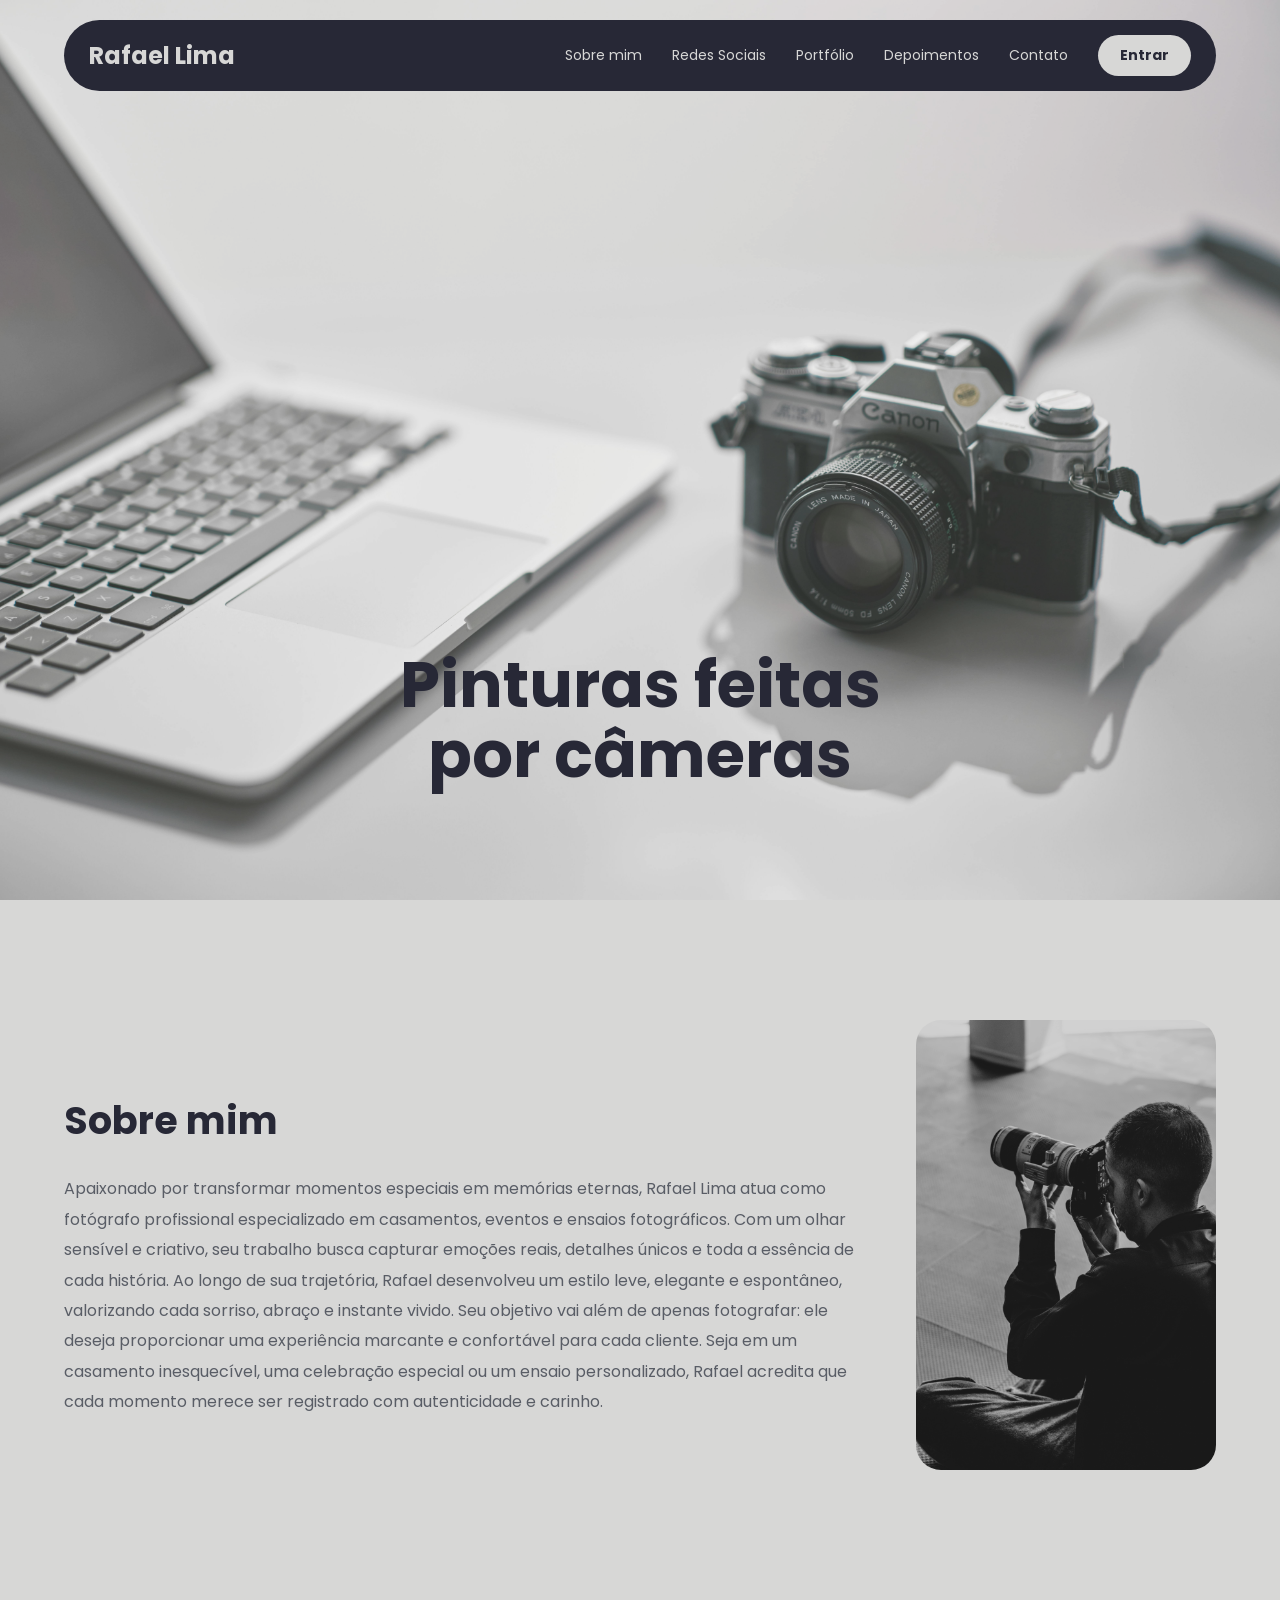
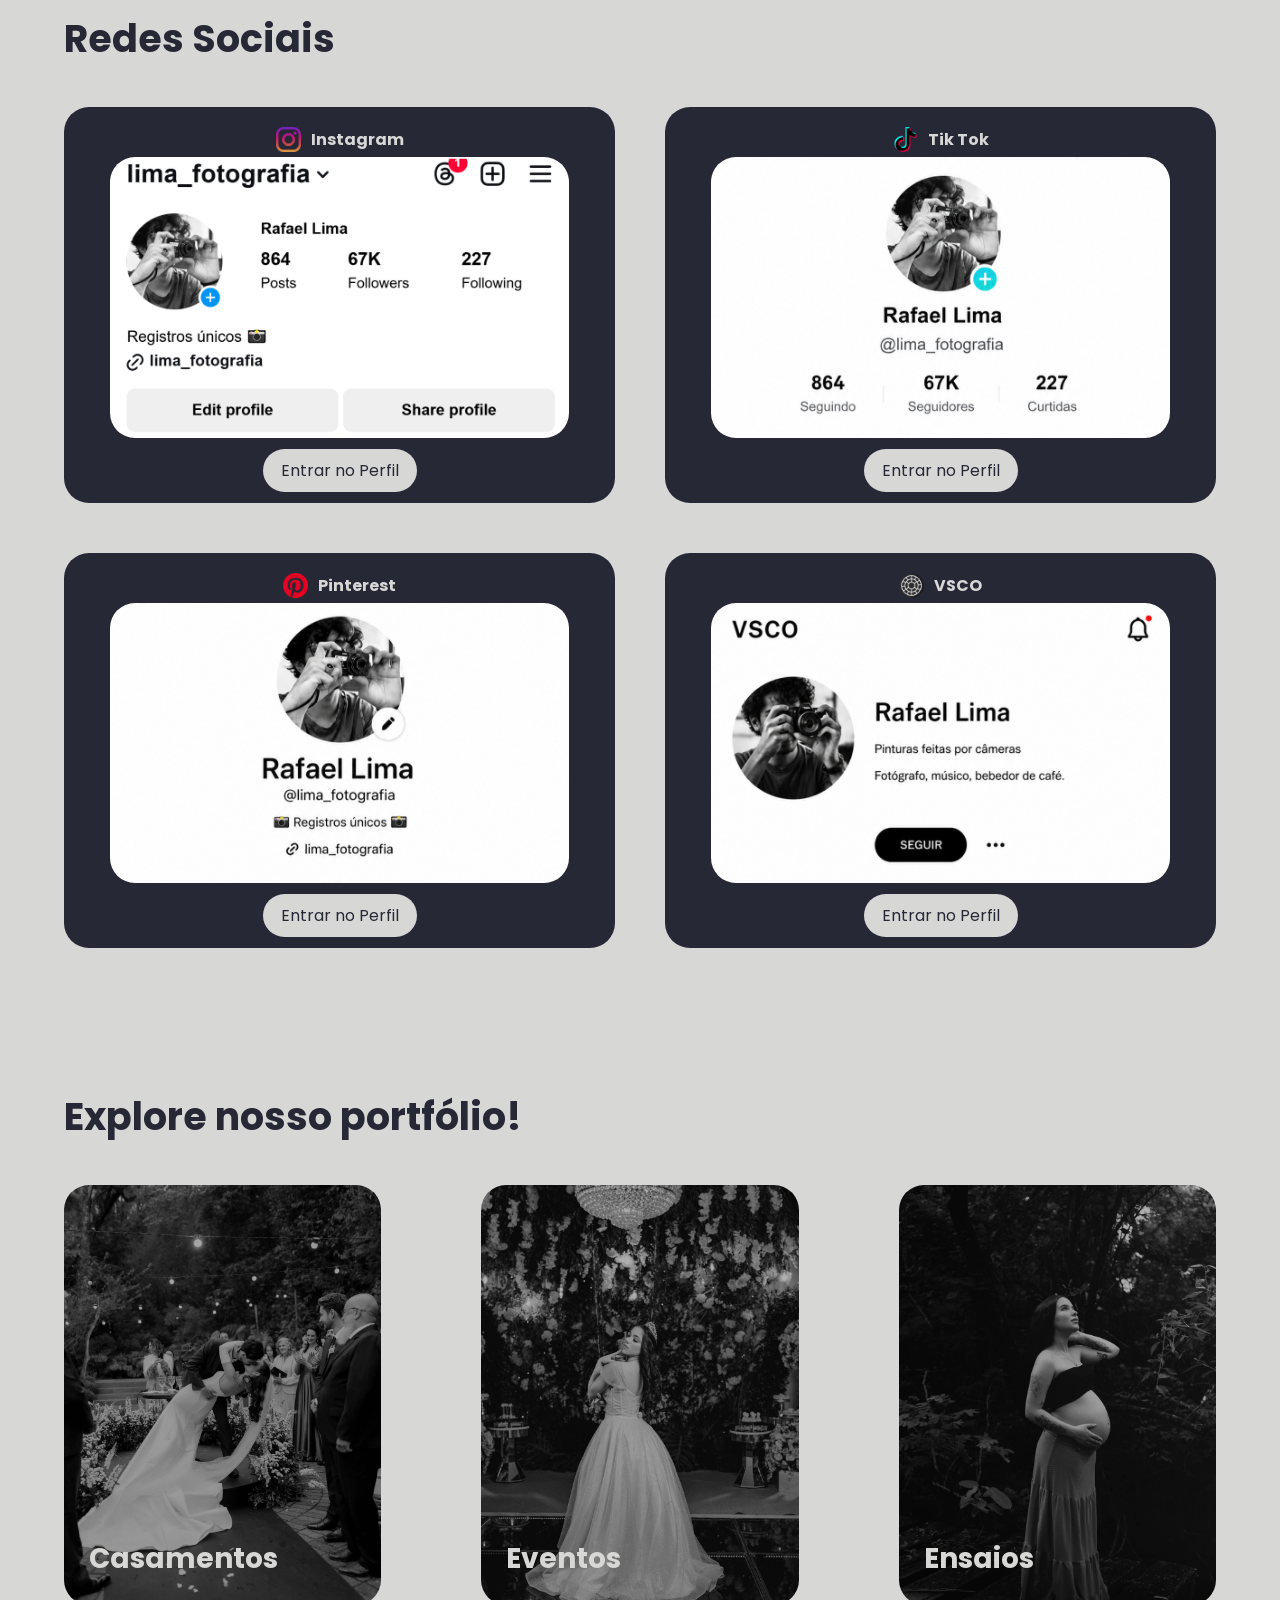
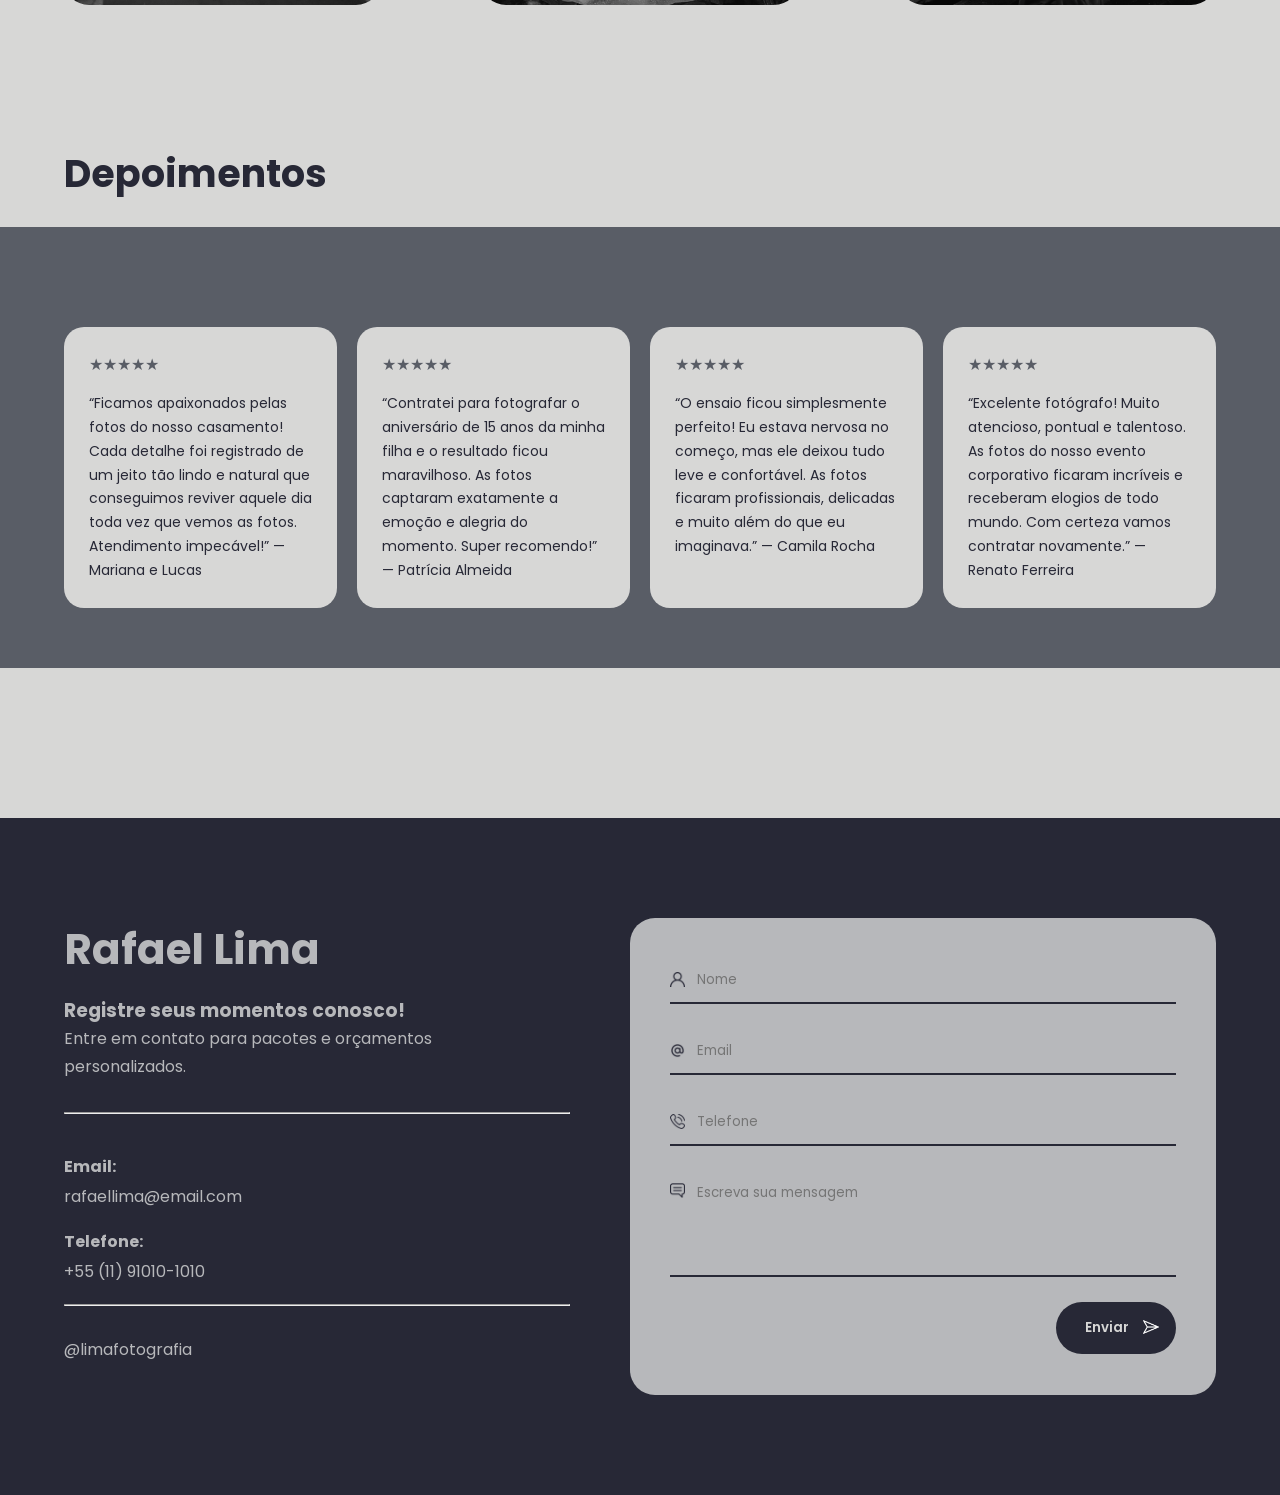
<file: index.html>
<!DOCTYPE html>
<html lang="pt-BR">
<head>
  <meta charset="UTF-8" />
  <meta name="viewport" content="width=device-width, initial-scale=1.0" />
  <title>Rafael Lima Fotografia</title>

  <link rel="preconnect" href="https://fonts.googleapis.com">
  <link rel="preconnect" href="https://fonts.gstatic.com" crossorigin>
  <link href="https://fonts.googleapis.com/css2?family=Poppins:wght@300;400;500;600;700&display=swap" rel="stylesheet">
  <link rel="stylesheet" href="style.css">
</head>

<body>

  <!-- menu -->

  <header>
    <div class="banner">
      <nav class="navbar">

        <div class="logo">
          Rafael Lima
        </div>

        <div class="menu-toggle" id="menu-toggle">
          <span></span>
          <span></span>
          <span></span>
        </div>

        <div class="menu">
          <a href="#sobre">Sobre mim</a>
          <a href="#redes">Redes Sociais</a>
          <a href="#portfolio">Portfólio</a>
          <a href="#depoimentos">Depoimentos</a>
          <a href="#contato">Contato</a>

          <a href="login.html" class="btn-menu">
            Entrar
          </a>
        </div>

      </nav>

        <img src="img/banner.jpg" alt="">

        <div class="banner-text">
          <h1>Pinturas feitas por câmeras</h1>
        </div>

    </div>

  </header>

  <!-- SOBRE -->

  <section id="sobre" class="about">
    <div class="container">

      <div class="about-content">

        <div class="about-text">

          <h2 class="section-title">
            Sobre mim
          </h2>

          <p>
            Apaixonado por transformar momentos especiais em memórias eternas, Rafael Lima atua como fotógrafo profissional especializado em casamentos, 
            eventos e ensaios fotográficos. Com um olhar sensível e criativo, seu trabalho busca capturar emoções reais, detalhes únicos e toda a 
            essência de cada história.

            Ao longo de sua trajetória, Rafael desenvolveu um estilo leve, elegante e espontâneo, valorizando cada sorriso, abraço e instante vivido. 
            Seu objetivo vai além de apenas fotografar: ele deseja proporcionar uma experiência marcante e confortável para cada cliente.

            Seja em um casamento inesquecível, uma celebração especial ou um ensaio personalizado, Rafael acredita que cada momento merece ser 
            registrado com autenticidade e carinho.
          </p>

        </div>

        <div class="about-image">
          <img src="img/foto-rafael.jpg" alt="">
        </div>

      </div>

    </div>
  </section>

  <!-- REDES SOCIAIS -->

  <section id="redes" class="socials">
    <div class="container">

      <h2 class="section-title">
        Redes Sociais
      </h2>

      <div class="social-grid">

        <div class="social-card">
            
            <div class="nome-redes">
              <img class="icon-social" src="img/instagram.png" alt="">
              <h4 class="titulo-redes">Instagram</h4>
            </div>

            <div class="social-card2"> 
                <img src="img/perfil-instagram.png" alt="">
            </div>

            <div class="div-btn-perfil">
              <a href="#" class="btn-perfil">
                Entrar no Perfil
              </a>
            </div>

        </div>

        <div class="social-card">

            <div class="nome-redes">
              <img class="icon-social" src="img/tik-tok.png" alt="">
              <h4 class="titulo-redes">Tik Tok</h4>
            </div>

            <div class="social-card2"> 
              <img src="img/perfil-tiktok.png" alt="">
            </div>

            <div class="div-btn-perfil">
              <a href="#" class="btn-perfil">
                Entrar no Perfil
              </a>
            </div>

        </div>

        <div class="social-card">

            <div class="nome-redes">
              <img class="icon-social" src="img/pinterest.png" alt="">
              <h4 class="titulo-redes">Pinterest</h4>
            </div>

            <div class="social-card2"> 
              <img src="img/perfil-pinterest.png" alt="">
            </div>

            <div class="div-btn-perfil">
              <a href="#" class="btn-perfil">
                Entrar no Perfil
              </a>
            </div>
            
        </div>

        <div class="social-card">

            <div class="nome-redes">
              <img class="icon-social" src="img/vsco.png" alt="">
              <h4 class="titulo-redes">VSCO</h4>
            </div>

            <div class="social-card2"> 
              <img src="img/perfil-vsco.png" alt="">
            </div>

            <div class="div-btn-perfil">
              <a href="#" class="btn-perfil">
                Entrar no Perfil
              </a>
            </div>
            
        </div>

      </div>

    </div>
  </section>

  <!-- PORTFOLIO -->

  <section id="portfolio" class="portfolio">
    <div class="container">

      <h2 class="section-title">
        Explore nosso portfólio!
      </h2>

      <div class="portfolio-grid">

        <div class="portfolio-card">
          <a href="casamentos.html"><img src="img/port-casamentos.jpg" alt=""></a>
          
          <h3>Casamentos</h3>
          
        </div>

        <div class="portfolio-card">
          <a href="eventos.html"><img src="img/port-eventos.jpg" alt=""></a>
          <h3>Eventos</h3>
        </div>

        <div class="portfolio-card">
          <a href="ensaios.html"><img src="img/port-ensaios.jpg" alt=""></a>
          <h3>Ensaios</h3>
        </div>

      </div>

    </div>
  </section>

  <!-- DEPOIMENTOS -->

  <section id="depoimentos">
    <div class="container">
      <h2 class="section-title">
        Depoimentos
      </h2>
    </div>
  </section>

  <section class="depoimentos">
    <div class="container">
      <div class="depoimentos-grid">

        <div class="depoimentos-card">
          <div class="stars">★★★★★</div>

          <p>
            “Ficamos apaixonados pelas fotos do nosso casamento! Cada detalhe foi registrado de um jeito tão lindo e natural 
            que conseguimos reviver aquele dia toda vez que vemos as fotos. Atendimento impecável!” — Mariana e Lucas
          </p>
        </div>

        <div class="depoimentos-card">
          <div class="stars">★★★★★</div>

          <p>
            “Contratei para fotografar o aniversário de 15 anos da minha filha e o resultado ficou maravilhoso. 
            As fotos captaram exatamente a emoção e alegria do momento. Super recomendo!” — Patrícia Almeida
          </p>
        </div>

        <div class="depoimentos-card">
          <div class="stars">★★★★★</div>

          <p>
            “O ensaio ficou simplesmente perfeito! Eu estava nervosa no começo, mas ele deixou tudo leve e confortável. 
            As fotos ficaram profissionais, delicadas e muito além do que eu imaginava.” — Camila Rocha
          </p>
        </div>

        <div class="depoimentos-card">
          <div class="stars">★★★★★</div>

          <p>
            “Excelente fotógrafo! Muito atencioso, pontual e talentoso. As fotos do nosso evento corporativo ficaram 
            incríveis e receberam elogios de todo mundo. Com certeza vamos contratar novamente.” — Renato Ferreira
          </p>
        </div>

      </div>

    </div>
  </section>

  <footer id="contato">

    <div class="container">

      <div class="footer-content">

        <div class="footer-left">

          <h2>Rafael Lima</h2>
          <h3>Registre seus momentos conosco!</h3>

          <p>
            Entre em contato para pacotes e
            orçamentos personalizados.
          </p>

          <hr>

          <div class="footer-info">

            <h4>Email:</h4>
            <span>rafaellima@email.com</span>

            <h4>Telefone:</h4>
            <span>+55 (11) 91010-1010</span>

          </div>

          <hr>

          <p class="pfooter">@limafotografia</p>

        </div>

        <form class="footer-form">

          <div class="input-group">
            <img class="icons-form" src="img/icon-nome.png" alt="">
            <input type="text" placeholder="Nome">
          </div>

          <div class="input-group">
            <img class="icons-form" src="img/icon-email.png" alt="">
            <input type="email" placeholder="Email">
          </div>

          <div class="input-group">
            <img class="icons-form" src="img/icon-telefone.png" alt="">
            <input type="text" placeholder="Telefone">
          </div>

          <div class="input-group textarea-group">
            <img class="icons-form" src="img/icon-mensagem.png" alt="">
            <textarea rows="4" placeholder="Escreva sua mensagem"></textarea>
          </div>

          <button type="submit">
            <img class="icon-btn-form" src="img/icon-enviar.png" alt="">
            Enviar
          </button>

        </form>

      </div>

    </div>

  </footer>

  <!-- BOTÃO BACK TO TOP -->

  <aside id="back-to-top" class="btn-back-to-top">
    <svg xmlns="http://www.w3.org/2000/svg" width="30" height="30" viewBox="0 0 12 12"><path fill="#fff" d="M6 10.5a.75.75 0 0 0 .75-.75V3.81l1.97 1.97a.75.75 0 0 0 1.06-1.06L6.53 1.47a.75.75 0 0 0-1.06 0L2.22 4.72a.75.75 0 1 0 1.06 1.06l1.97-1.97v5.94c0 .414.336.75.75.75"/></svg>
  </aside>

  <script src="https://cdn.jsdelivr.net/npm/bootstrap@5.3.8/dist/js/bootstrap.bundle.min.js" integrity="sha384-FKyoEForCGlyvwx9Hj09JcYn3nv7wiPVlz7YYwJrWVcXK/BmnVDxM+D2scQbITxI" crossorigin="anonymous"></script>
  <script src="script.js"></script>

</body>
</html>
</file>
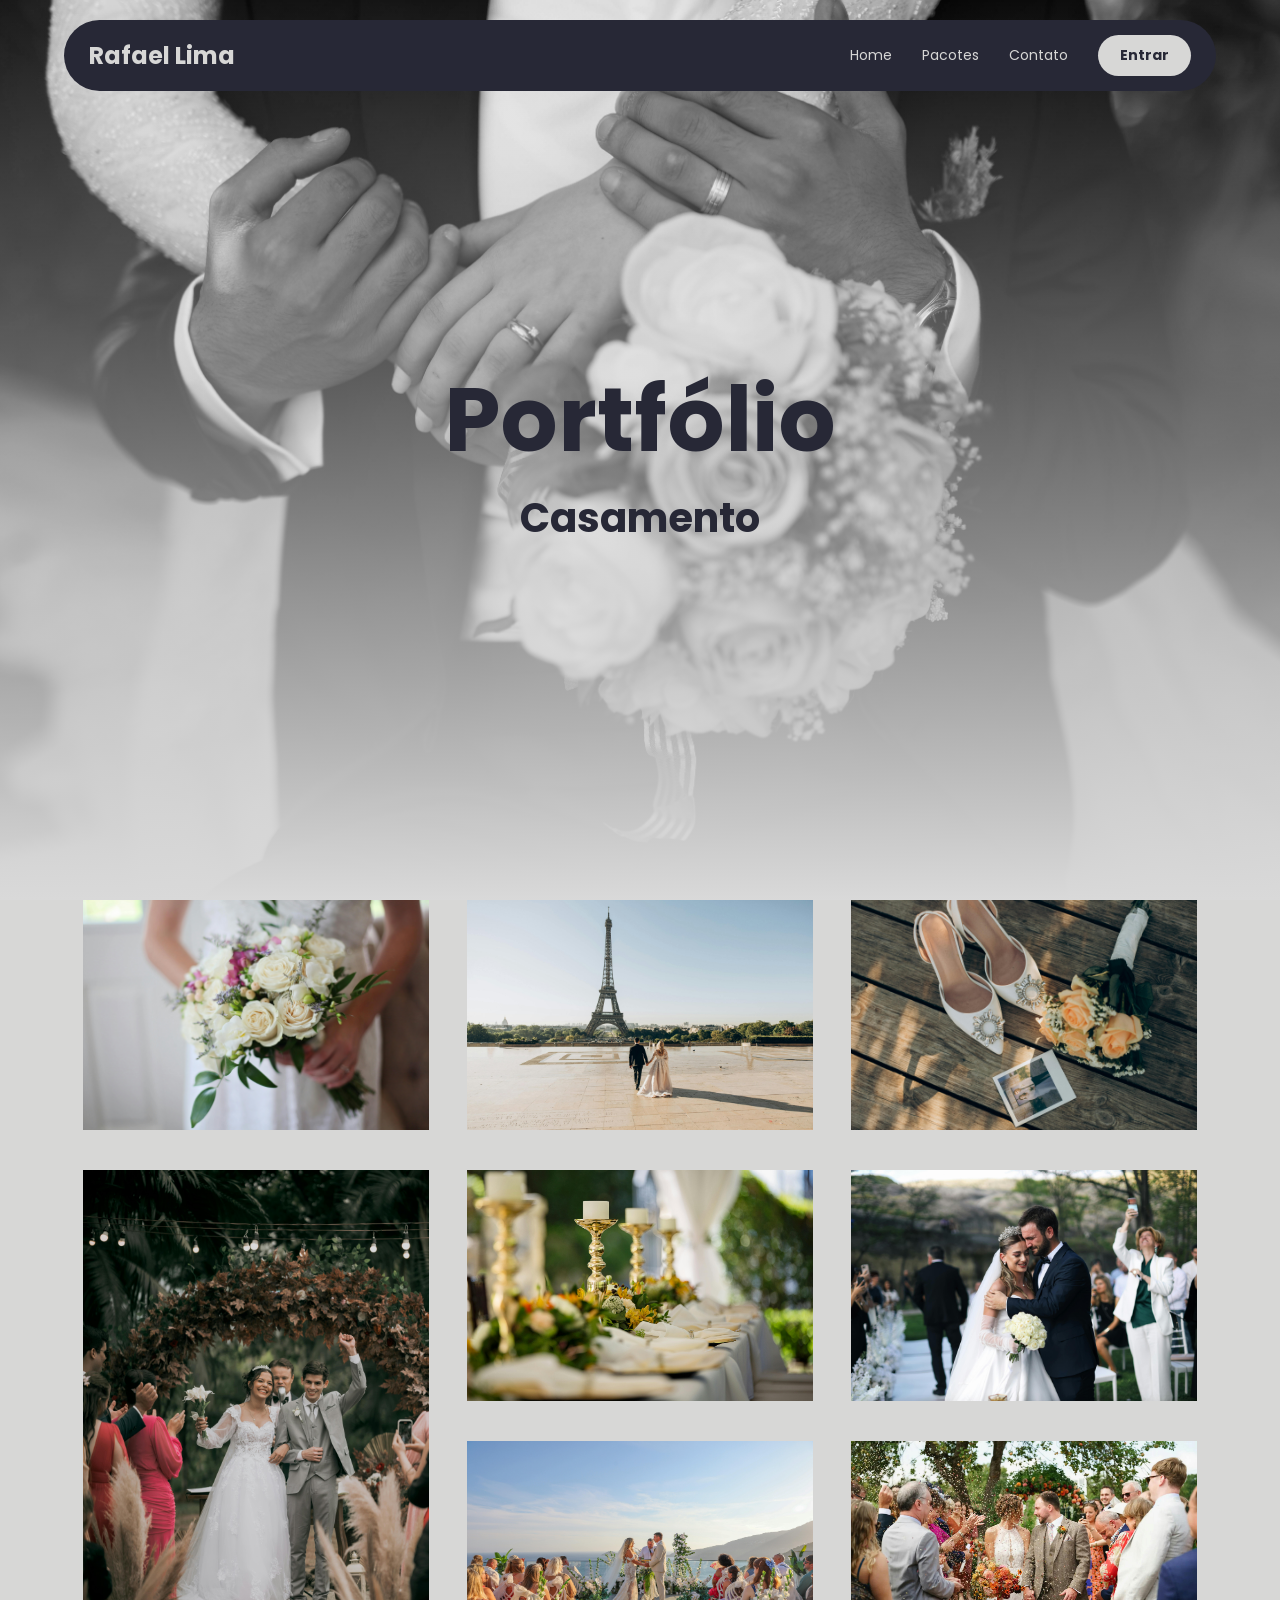
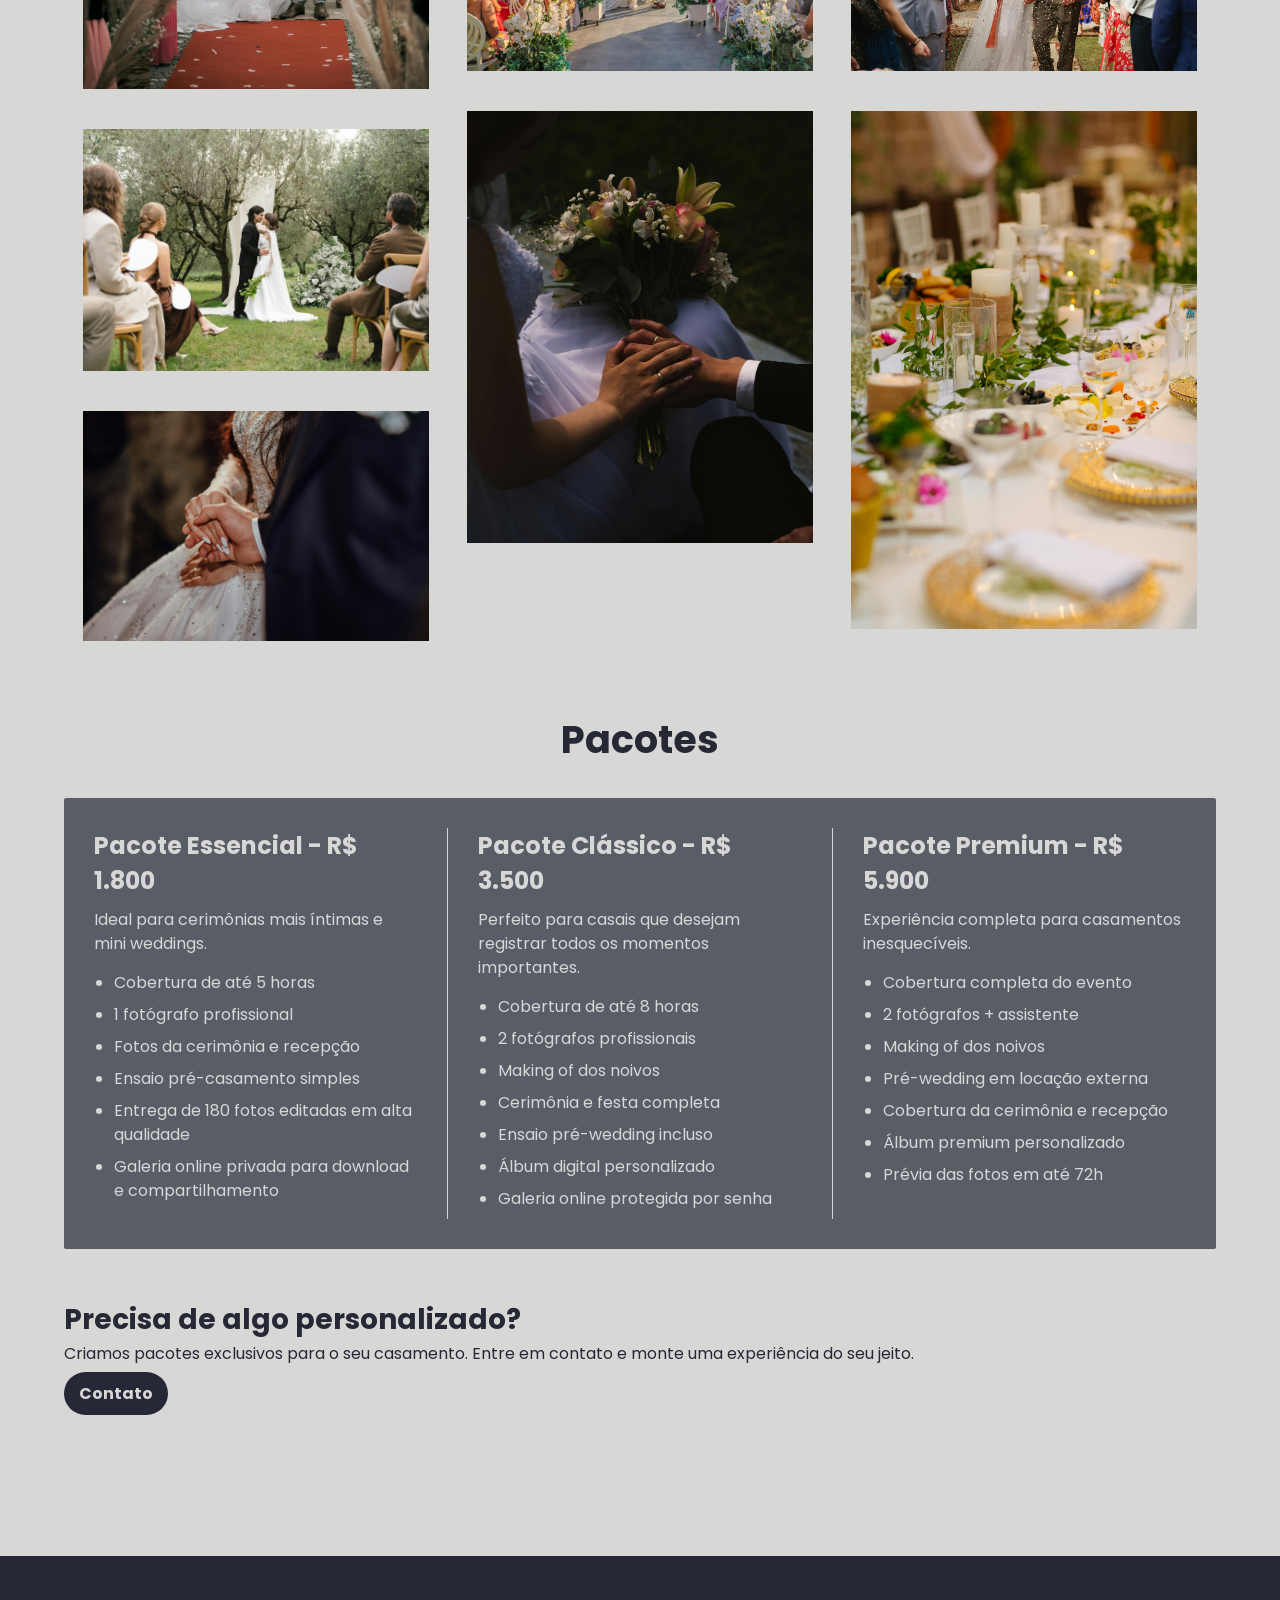
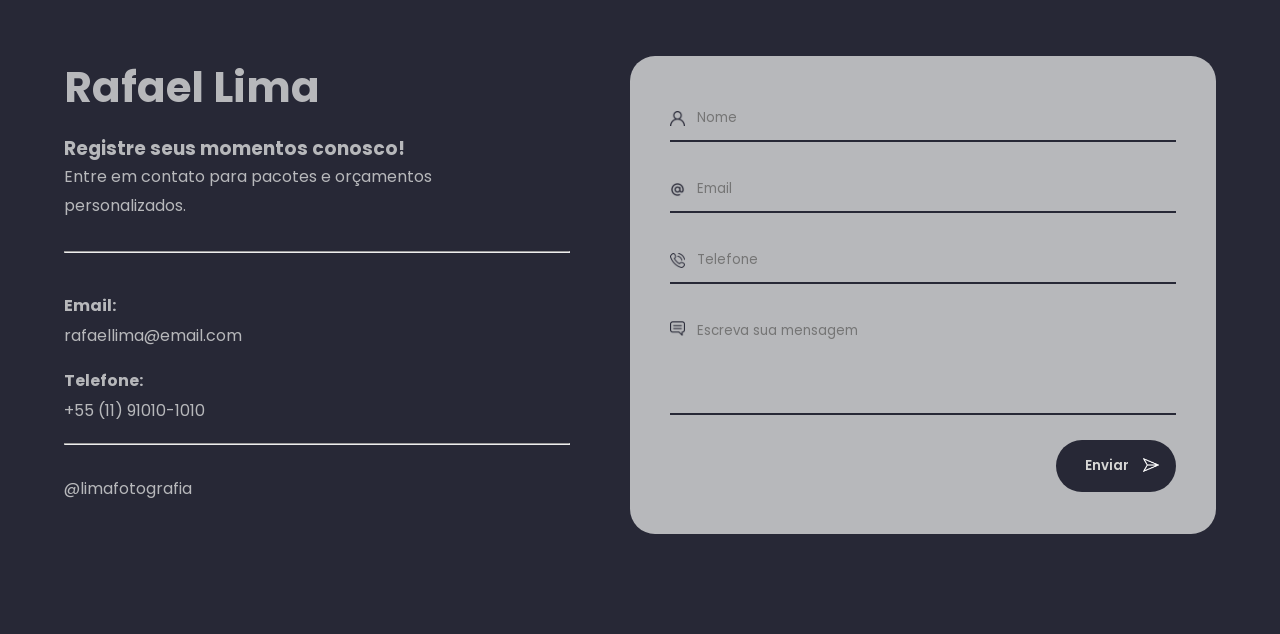
<file: casamentos.html>
<!DOCTYPE html>
<html lang="pt-BR">
<head>
    <meta charset="UTF-8">
    <meta name="viewport" content="width=device-width, initial-scale=1.0">
    <title>Rafael Lima Fotografia</title>
    <link rel="preconnect" href="https://fonts.googleapis.com">
    <link rel="preconnect" href="https://fonts.gstatic.com" crossorigin>
    <link href="https://fonts.googleapis.com/css2?family=Poppins:wght@300;400;500;600;700&display=swap" rel="stylesheet">
    <link rel="stylesheet" href="style.css">
</head>
<body>

<!-- menu -->

    <header>
        <div class="banner">
            <nav class="navbar">

                <div class="logo">
                    Rafael Lima
                </div>

                <div class="menu-toggle" id="menu-toggle">
                    <span></span>
                    <span></span>
                    <span></span>
                </div>

                <div class="menu">
                    <a href="index.html">Home</a>
                    <a href="#pacotes">Pacotes</a>
                    <a href="#contato">Contato</a>

                    <a href="#" class="btn-menu">
                        Entrar
                    </a>
                </div>

            </nav>

            <section class="bannerport bpcasamento">
                <div class="overlay"></div>

                <div class="contentport">
                    <h1>Portfólio</h1>
                    <p>Casamento</p>
                </div>
            </section>


        </div>
    </header>

    <!-- GALERIA -->

    <section>
        <div class="container text-center">
            <div class="row">
                <div class="col-4">
                    <img src="img/casamento/img1.jpg" alt="">

                    <img src="img/casamento/img4.jpg" alt="">

                    <img src="img/casamento/img9.jpg" alt="">
                    <img src="img/casamento/img10.jpg" alt="">

                </div>

                <div class="col-4">
                    <img src="img/casamento/img2.jpg" alt="">

                    <img src="img/casamento/img5.jpg" alt="">
                    <img src="img/casamento/img6.jpg" alt="">

                    <img src="img/casamento/img11.jpg" alt="">
                </div>

                <div class="col-4">
                    <img src="img/casamento/img3.jpg" alt="">

                    <img src="img/casamento/img7.jpg" alt="">
                    <img src="img/casamento/img8.jpg" alt="">

                    <img src="img/casamento/img12.jpg" alt="">
                </div>

            </div>
        </div>
    </section>


    <!-- PACOTES -->

    <section>
        <h1 class="section-title text-center">Pacotes</h1>
    </section> 
    
    <section id="pacotes" class="pacotes container">

        <div class="pacote">
            <h2>Pacote Essencial - R$ 1.800</h2>
            <p>Ideal para cerimônias mais íntimas e mini weddings.</p>
    
            <ul>
                <li>Cobertura de até 5 horas</li>
                <li>1 fotógrafo profissional</li>
                <li>Fotos da cerimônia e recepção</li>
                <li>Ensaio pré-casamento simples</li>
                <li>Entrega de 180 fotos editadas em alta qualidade</li>
                <li>Galeria online privada para download e compartilhamento</li>
            </ul>
        </div>
    
        <div class="linha"></div>
    
        <div class="pacote">
            <h2>Pacote Clássico - R$ 3.500</h2>
            <p>Perfeito para casais que desejam registrar todos os momentos importantes.</p>
    
            <ul>
                <li>Cobertura de até 8 horas</li>
                <li>2 fotógrafos profissionais</li>
                <li>Making of dos noivos</li>
                <li>Cerimônia e festa completa</li>
                <li>Ensaio pré-wedding incluso</li>
                <li>Álbum digital personalizado</li>
                <li>Galeria online protegida por senha</li>
            </ul>
        </div>
    
        <div class="linha"></div>
    
        <div class="pacote">
            <h2>Pacote Premium - R$ 5.900</h2>
            <p>Experiência completa para casamentos inesquecíveis.</p>
    
            <ul>
                <li>Cobertura completa do evento</li>
                <li>2 fotógrafos + assistente</li>
                <li>Making of dos noivos</li>
                <li>Pré-wedding em locação externa</li>
                <li>Cobertura da cerimônia e recepção</li>
                <li>Álbum premium personalizado</li>
                <li>Prévia das fotos em até 72h</li>
            </ul>
        </div>
    
    </section>

    <!-- personalizar -->
     
    <section class="personalizar">
        <div class="container">
            <h2 class="pers-title">Precisa de algo personalizado?</h2>
            <p class="persp">Criamos pacotes exclusivos para o seu casamento. Entre em contato e monte uma experiência do seu jeito.</p>

            <a href="#contato" class="btn-pers">
                Contato
            </a>
        </div>
    </section>


    <footer id="contato">
        <div class="container">
            <div class="footer-content">
                <div class="footer-left">
                    <h2>Rafael Lima</h2>
                    <h3>Registre seus momentos conosco!</h3>
    
                    <p>
                        Entre em contato para pacotes e
                        orçamentos personalizados.
                    </p>
                    <hr>
    
                    <div class="footer-info">
    
                        <h4>Email:</h4>
                        <span>rafaellima@email.com</span>
    
                        <h4>Telefone:</h4>
                        <span>+55 (11) 91010-1010</span>
    
                    </div>
                    <hr>
    
                    <p class="pfooter">@limafotografia</p>
                </div>
    
                <form class="footer-form">
                    <div class="input-group">
                        <img class="icons-form" src="img/icon-nome.png" alt="">
                        <input type="text" placeholder="Nome">
                    </div>
    
                    <div class="input-group">
                        <img class="icons-form" src="img/icon-email.png" alt="">
                        <input type="email" placeholder="Email">
                    </div>
    
                    <div class="input-group">
                        <img class="icons-form" src="img/icon-telefone.png" alt="">
                        <input type="text" placeholder="Telefone">
                    </div>
    
                    <div class="input-group textarea-group">
                        <img class="icons-form" src="img/icon-mensagem.png" alt="">
                        <textarea rows="4" placeholder="Escreva sua mensagem"></textarea>
                    </div>
    
                    <button type="submit">
                        <img class="icon-btn-form" src="img/icon-enviar.png" alt="">
                        Enviar
                    </button>
                </form>
            </div>
        </div>
    </footer>

    <!-- BOTÃO BACK TO TOP -->

    <aside id="back-to-top" class="btn-back-to-top">
        <svg xmlns="http://www.w3.org/2000/svg" width="30" height="30" viewBox="0 0 12 12"><path fill="#fff" d="M6 10.5a.75.75 0 0 0 .75-.75V3.81l1.97 1.97a.75.75 0 0 0 1.06-1.06L6.53 1.47a.75.75 0 0 0-1.06 0L2.22 4.72a.75.75 0 1 0 1.06 1.06l1.97-1.97v5.94c0 .414.336.75.75.75"/></svg>
    </aside>

    <script src="https://cdn.jsdelivr.net/npm/bootstrap@5.3.8/dist/js/bootstrap.bundle.min.js" integrity="sha384-FKyoEForCGlyvwx9Hj09JcYn3nv7wiPVlz7YYwJrWVcXK/BmnVDxM+D2scQbITxI" crossorigin="anonymous"></script>
    <script src="script.js"></script>
</body>
</html>
</file>
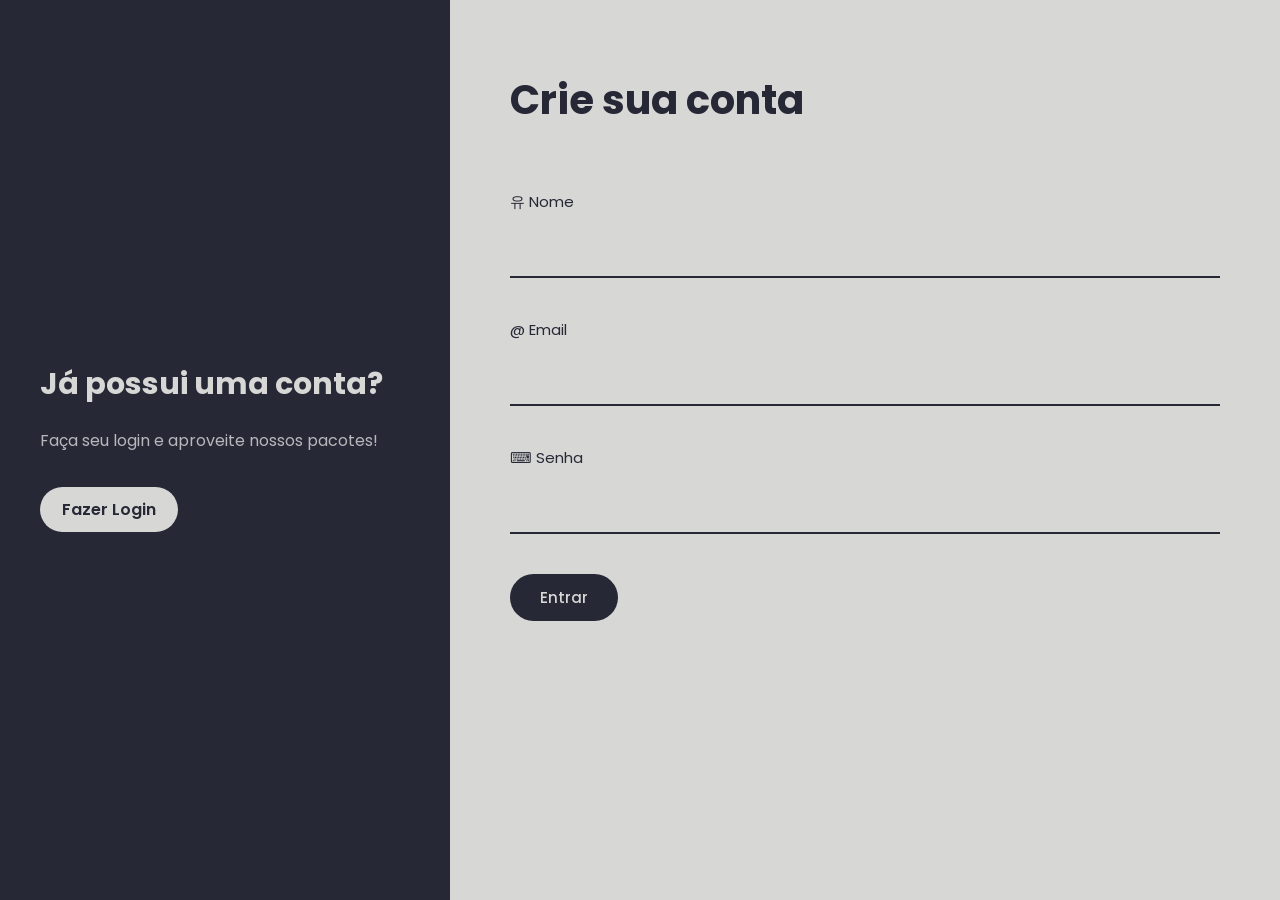
<file: criar.html>
<!DOCTYPE html>
<html lang="en">
<head>
  <meta charset="UTF-8" />
  <meta name="viewport" content="width=device-width, initial-scale=1.0" />
  <title>Rafael Lima Fotografia - Login</title>

  <link rel="preconnect" href="https://fonts.googleapis.com">
  <link rel="preconnect" href="https://fonts.gstatic.com" crossorigin>
  <link href="https://fonts.googleapis.com/css2?family=Poppins:wght@300;400;500;600;700&display=swap" rel="stylesheet">
  <link rel="stylesheet" href="style.css">
</head>
<body>
    <section class="login-section">
    <div class="login-card">

        <!-- lado esquerdo -->

        <div class="login-left">
            <h2 class="login-left-titulo">
                Já possui uma conta?
            </h2>

            <p class="login-left-texto">
                Faça seu login e aproveite nossos pacotes!
            </p>

            <a href="login.html" class="login-criar-btn">
                Fazer Login
            </a>
        </div>

        <!-- lado direito -->

        <div class="login-right">
            <h1 class="login-titulo">
                Crie sua conta
            </h1>

            <form class="login-form">
                <div class="login-grupo">
                    <label for="login-email">
                        유 Nome
                    </label>
                    <input type="email" id="login-email" required>
                </div>

                <div class="login-grupo">
                    <label for="login-email">
                        @ Email
                    </label>
                    <input type="email" id="login-email" required>
                </div>

                <div class="login-grupo">
                    <label for="login-senha">
                        ⌨ Senha
                    </label>
                    <input  type="password"  id="login-senha" required>
                </div>

                <div class="login-bottom">
                
                    <a href="login.html" class="login-btn">
                        Entrar
                    </a>
                </div>

            </form>
        </div>
    </div>
</section>
</body>
</html>
</file>
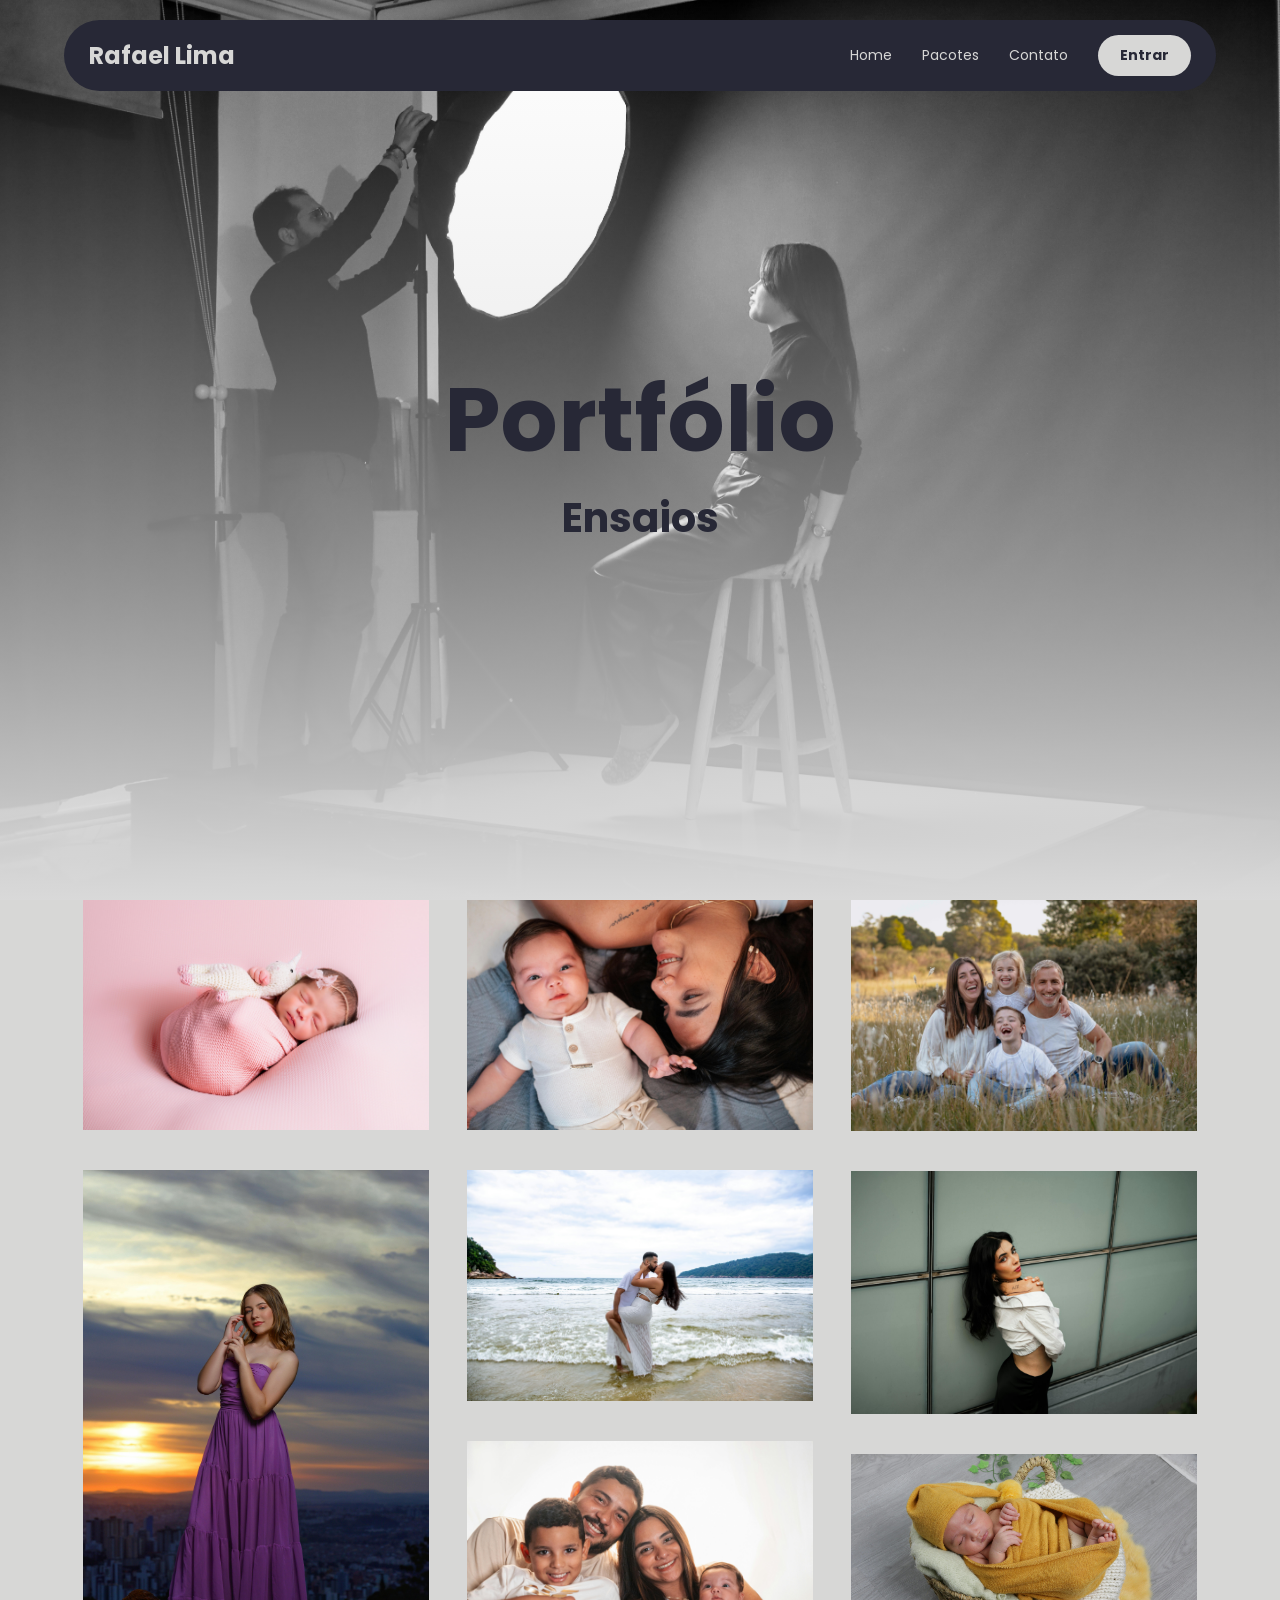
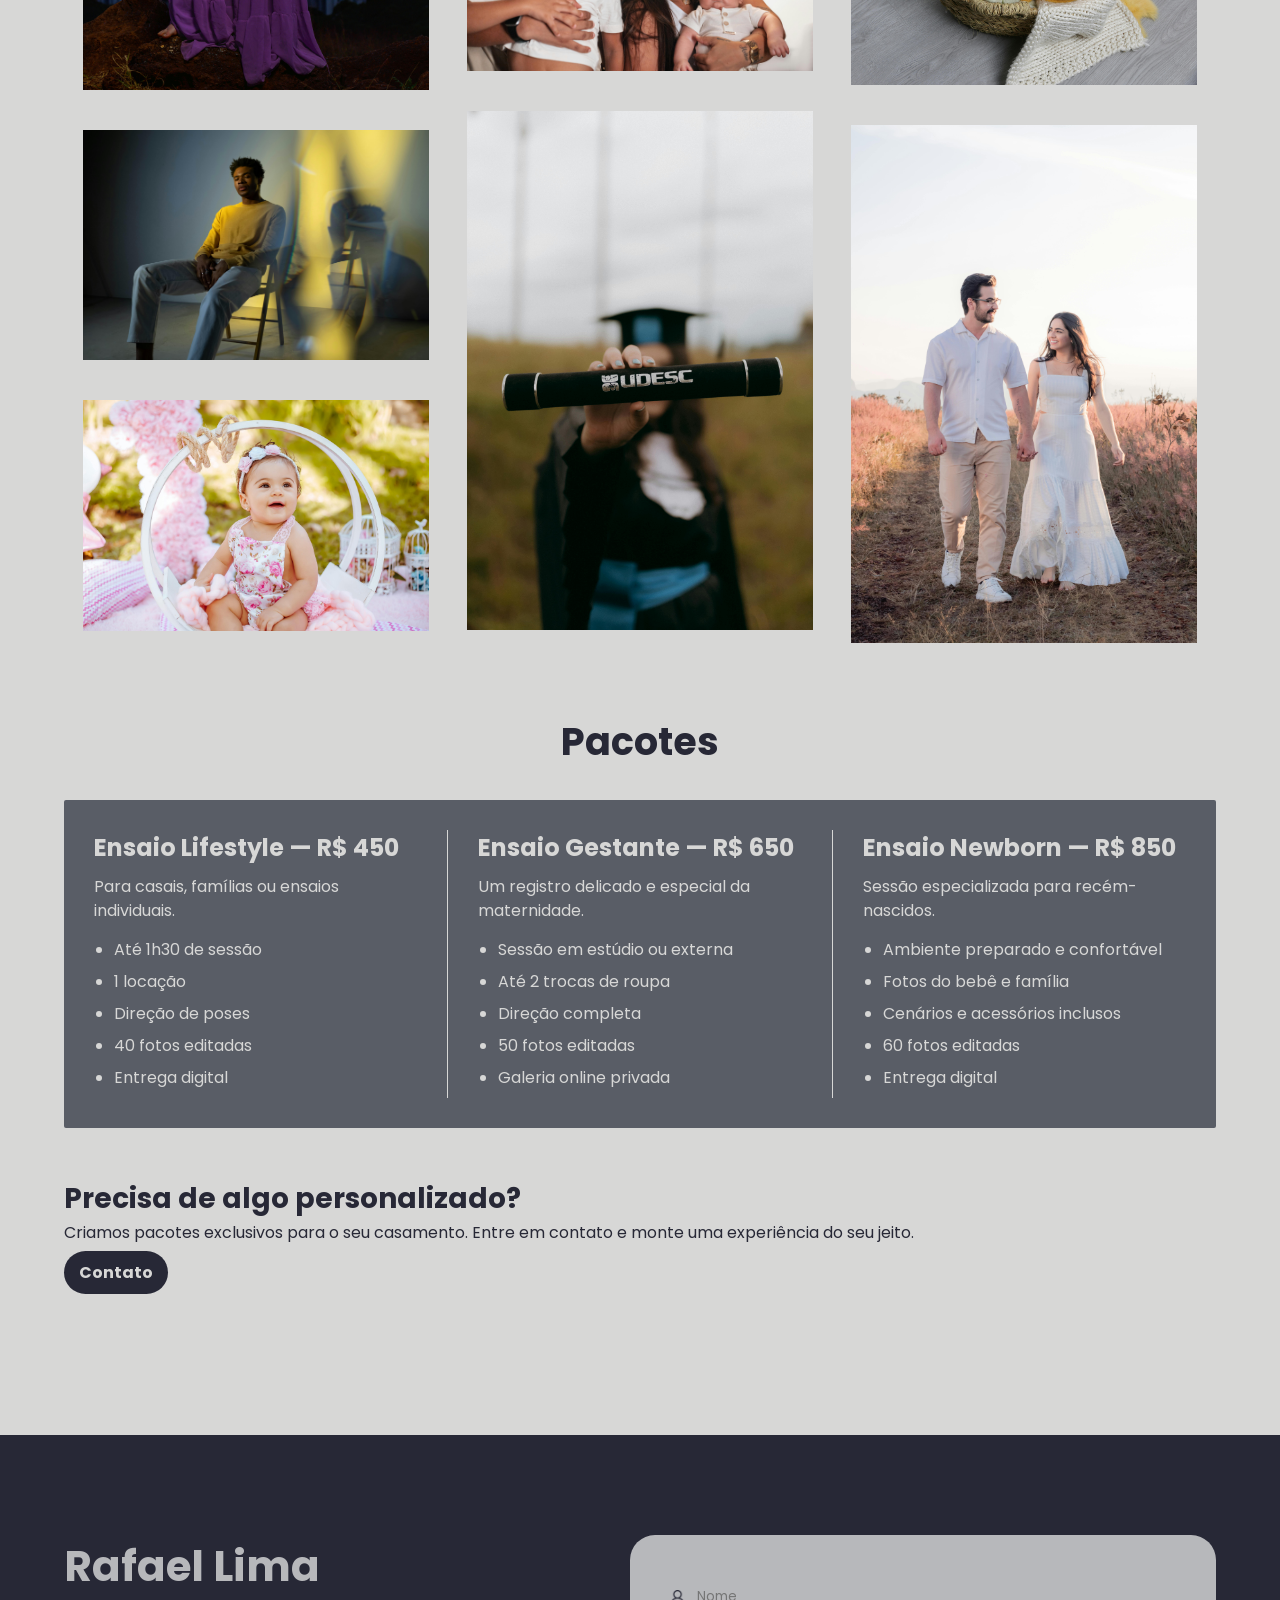
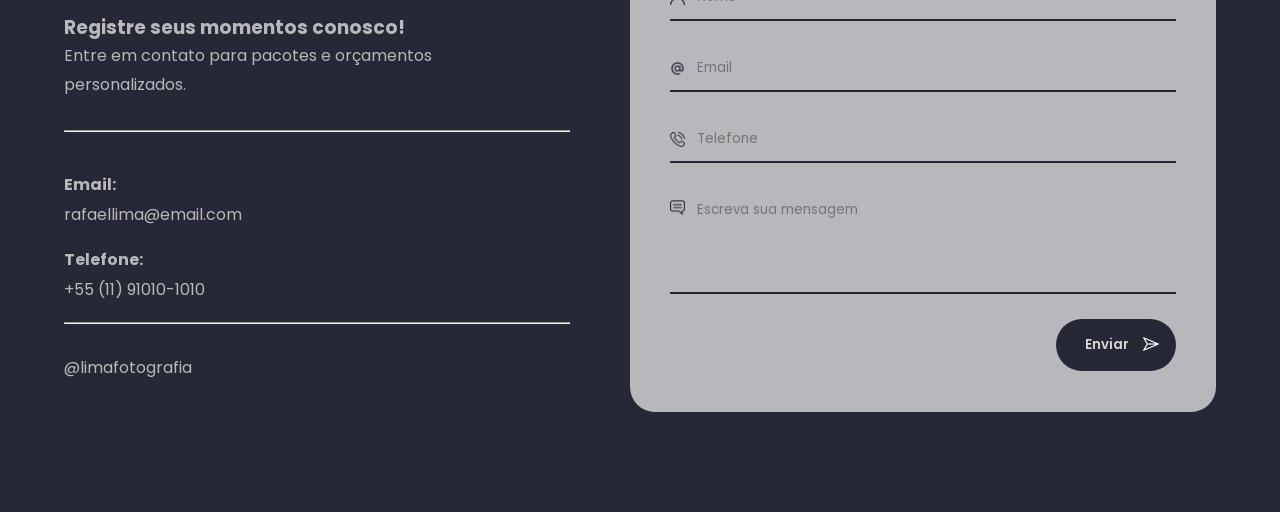
<file: ensaios.html>
<!DOCTYPE html>
<html lang="pt-BR">
<head>
    <meta charset="UTF-8">
    <meta name="viewport" content="width=device-width, initial-scale=1.0">
    <title>Rafael Lima Fotografia</title>
    <link rel="preconnect" href="https://fonts.googleapis.com">
    <link rel="preconnect" href="https://fonts.gstatic.com" crossorigin>
    <link href="https://fonts.googleapis.com/css2?family=Poppins:wght@300;400;500;600;700&display=swap" rel="stylesheet">
    <link rel="stylesheet" href="style.css">
</head>
<body>

<!-- menu -->

    <header>
        <div class="banner">
            <nav class="navbar">

                <div class="logo">
                    Rafael Lima
                </div>

                <div class="menu-toggle" id="menu-toggle">
                    <span></span>
                    <span></span>
                    <span></span>
                </div>

                <div class="menu">
                    <a href="index.html">Home</a>
                    <a href="#pacotes">Pacotes</a>
                    <a href="#contato">Contato</a>

                    <a href="login.html" class="btn-menu">
                        Entrar
                    </a>
                </div>

            </nav>

            <section class="bannerport bpensaios">
                <div class="overlay"></div>

                <div class="contentport">
                    <h1>Portfólio</h1>
                    <p>Ensaios</p>
                </div>
            </section>


        </div>
    </header>

    <!-- GALERIA -->

    <section>
        <div class="container text-center">
            <div class="row">
                <div class="col-4">
                    <img src="img/ensaios/img1.jpg" alt="">

                    <img src="img/ensaios/img4.jpg" alt="">

                    <img src="img/ensaios/img9.jpg" alt="">
                    <img src="img/ensaios/img10.jpg" alt="">

                </div>

                <div class="col-4">
                    <img src="img/ensaios/img2.jpg" alt="">

                    <img src="img/ensaios/img5.jpg" alt="">
                    <img src="img/ensaios/img6.jpg" alt="">

                    <img src="img/ensaios/img11.jpg" alt="">
                </div>

                <div class="col-4">
                    <img src="img/ensaios/img3.jpg" alt="">

                    <img src="img/ensaios/img7.jpg" alt="">
                    <img src="img/ensaios/img8.jpg" alt="">

                    <img src="img/ensaios/img12.jpg" alt="">
                </div>

            </div>
        </div>
    </section>


    <!-- PACOTES -->

    <section>
        <h1 class="section-title text-center">Pacotes</h1>
    </section> 
    
    <section id="pacotes" class="pacotes container">

        <div class="pacote">
            <h2>Ensaio Lifestyle — R$ 450</h2>
            <p>Para casais, famílias ou ensaios individuais.</p>
    
            <ul>
                <li>Até 1h30 de sessão</li>
                <li>1 locação</li>
                <li>Direção de poses</li>
                <li>40 fotos editadas</li>
                <li>Entrega digital</li>
            </ul>
        </div>
    
        <div class="linha"></div>
    
        <div class="pacote">
            <h2>Ensaio Gestante — R$ 650</h2>
            <p>Um registro delicado e especial da maternidade.</p>
    
            <ul>
                <li>Sessão em estúdio ou externa</li>
                <li>Até 2 trocas de roupa</li>
                <li>Direção completa</li>
                <li>50 fotos editadas</li>
                <li>Galeria online privada</li>
            </ul>
        </div>
    
        <div class="linha"></div>
    
        <div class="pacote">
            <h2>Ensaio Newborn — R$ 850</h2>
            <p>Sessão especializada para recém-nascidos.</p>
    
            <ul>
                <li>Ambiente preparado e confortável</li>
                <li>Fotos do bebê e família</li>
                <li>Cenários e acessórios inclusos</li>
                <li>60 fotos editadas</li>
                <li>Entrega digital</li>
            </ul>
        </div>
    
    </section>

    <!-- personalizar -->
     
    <section class="personalizar">
        <div class="container">
            <h2 class="pers-title">Precisa de algo personalizado?</h2>
            <p class="persp">Criamos pacotes exclusivos para o seu casamento. Entre em contato e monte uma experiência do seu jeito.</p>

            <a href="#contato" class="btn-pers">
                Contato
            </a>
        </div>
    </section>


    <footer id="contato">
        <div class="container">
            <div class="footer-content">
                <div class="footer-left">
                    <h2>Rafael Lima</h2>
                    <h3>Registre seus momentos conosco!</h3>
    
                    <p>
                        Entre em contato para pacotes e
                        orçamentos personalizados.
                    </p>
                    <hr>
    
                    <div class="footer-info">
    
                        <h4>Email:</h4>
                        <span>rafaellima@email.com</span>
    
                        <h4>Telefone:</h4>
                        <span>+55 (11) 91010-1010</span>
    
                    </div>
                    <hr>
    
                    <p class="pfooter">@limafotografia</p>
                </div>
    
                <form class="footer-form">
                    <div class="input-group">
                        <img class="icons-form" src="img/icon-nome.png" alt="">
                        <input type="text" placeholder="Nome">
                    </div>
    
                    <div class="input-group">
                        <img class="icons-form" src="img/icon-email.png" alt="">
                        <input type="email" placeholder="Email">
                    </div>
    
                    <div class="input-group">
                        <img class="icons-form" src="img/icon-telefone.png" alt="">
                        <input type="text" placeholder="Telefone">
                    </div>
    
                    <div class="input-group textarea-group">
                        <img class="icons-form" src="img/icon-mensagem.png" alt="">
                        <textarea rows="4" placeholder="Escreva sua mensagem"></textarea>
                    </div>
    
                    <button type="submit">
                        <img class="icon-btn-form" src="img/icon-enviar.png" alt="">
                        Enviar
                    </button>
                </form>
            </div>
        </div>
    </footer>

    <!-- BOTÃO BACK TO TOP -->

    <aside id="back-to-top" class="btn-back-to-top">
        <svg xmlns="http://www.w3.org/2000/svg" width="30" height="30" viewBox="0 0 12 12"><path fill="#fff" d="M6 10.5a.75.75 0 0 0 .75-.75V3.81l1.97 1.97a.75.75 0 0 0 1.06-1.06L6.53 1.47a.75.75 0 0 0-1.06 0L2.22 4.72a.75.75 0 1 0 1.06 1.06l1.97-1.97v5.94c0 .414.336.75.75.75"/></svg>
    </aside>

    <script src="https://cdn.jsdelivr.net/npm/bootstrap@5.3.8/dist/js/bootstrap.bundle.min.js" integrity="sha384-FKyoEForCGlyvwx9Hj09JcYn3nv7wiPVlz7YYwJrWVcXK/BmnVDxM+D2scQbITxI" crossorigin="anonymous"></script>
    <script src="script.js"></script>
</body>
</html>
</file>
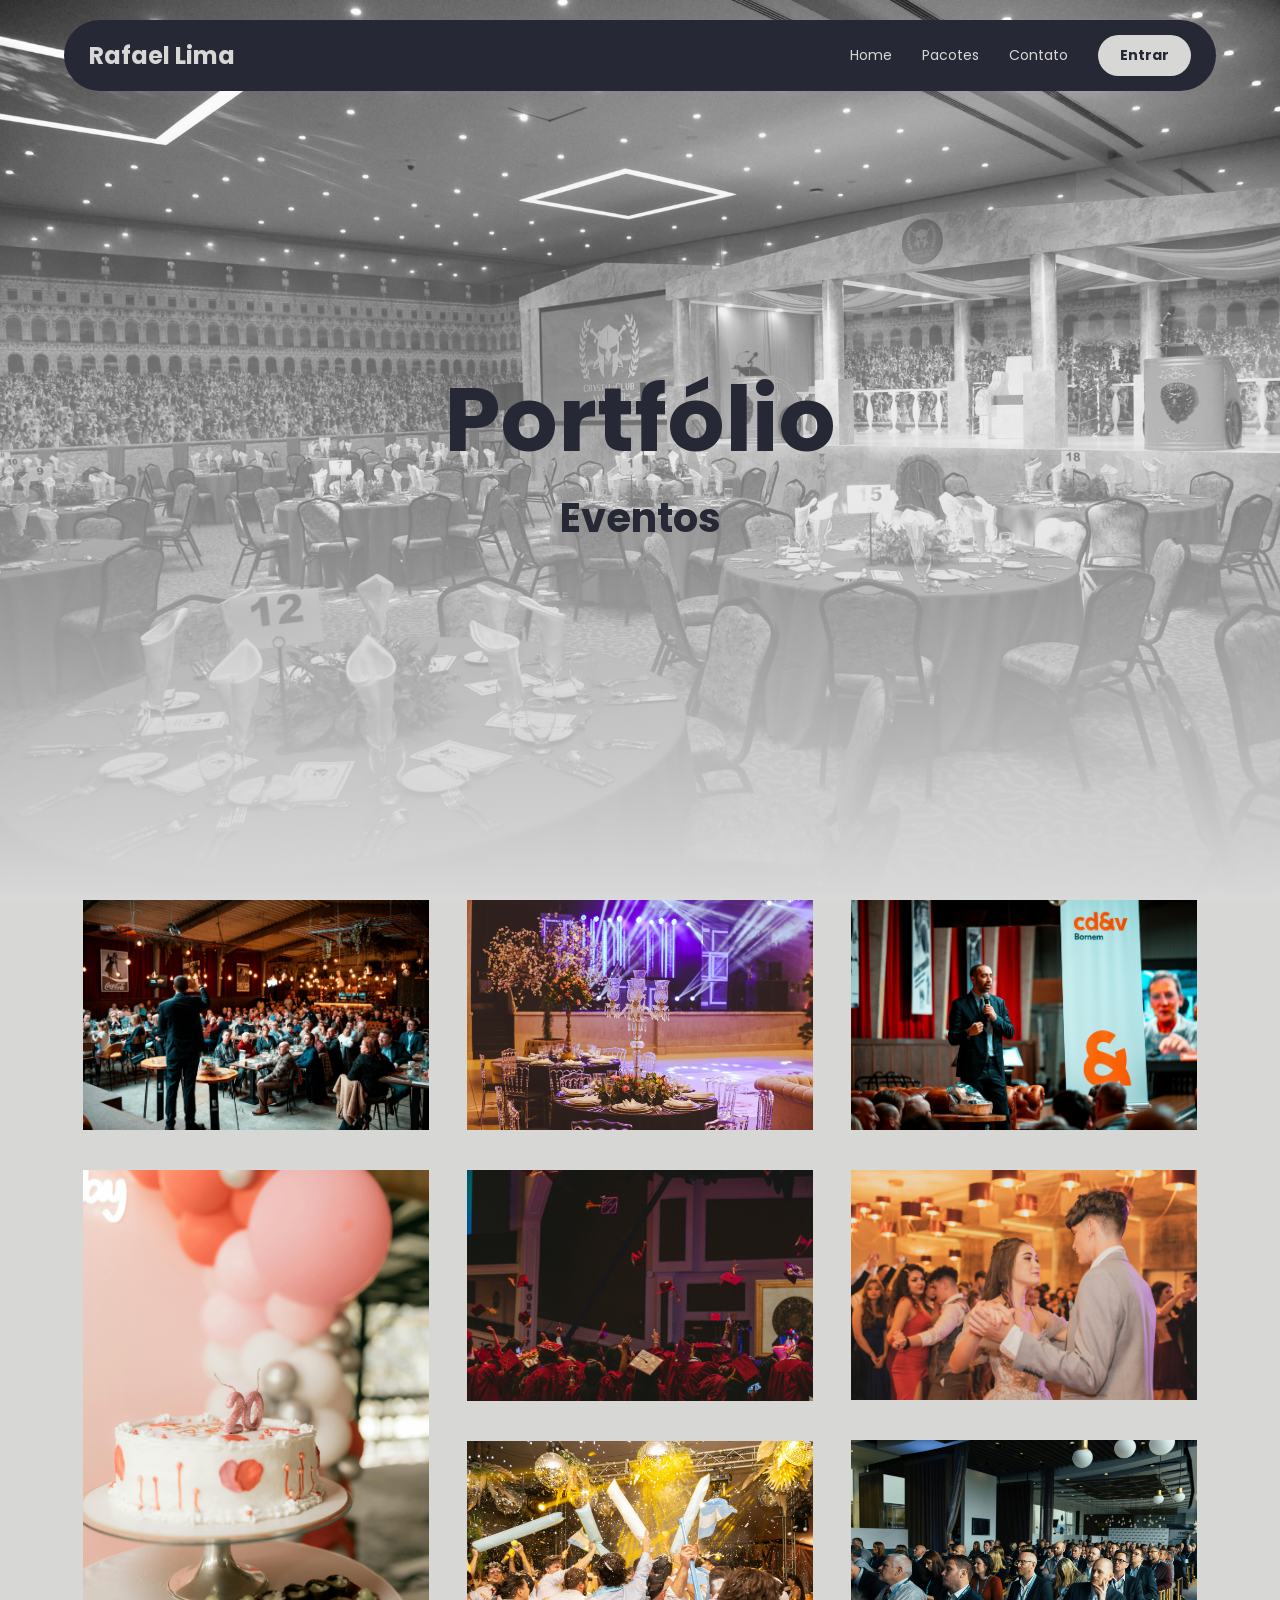
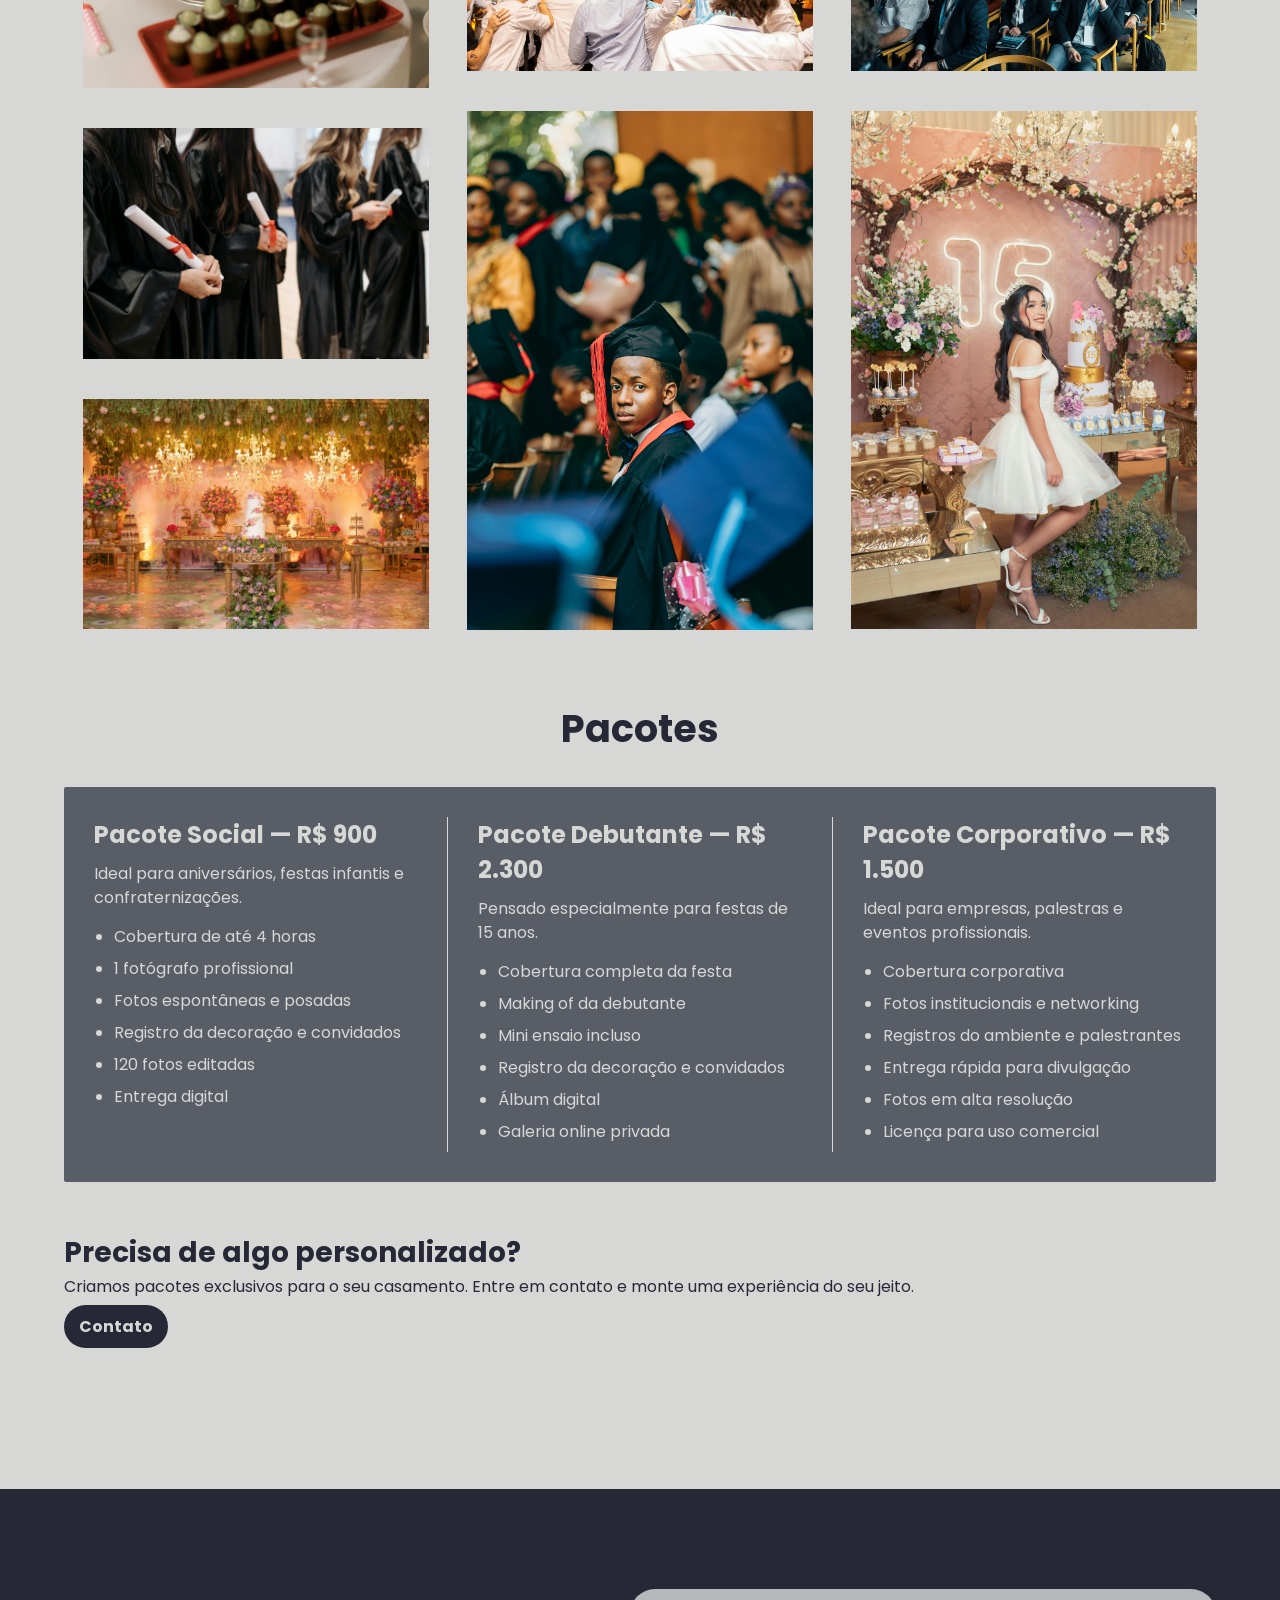
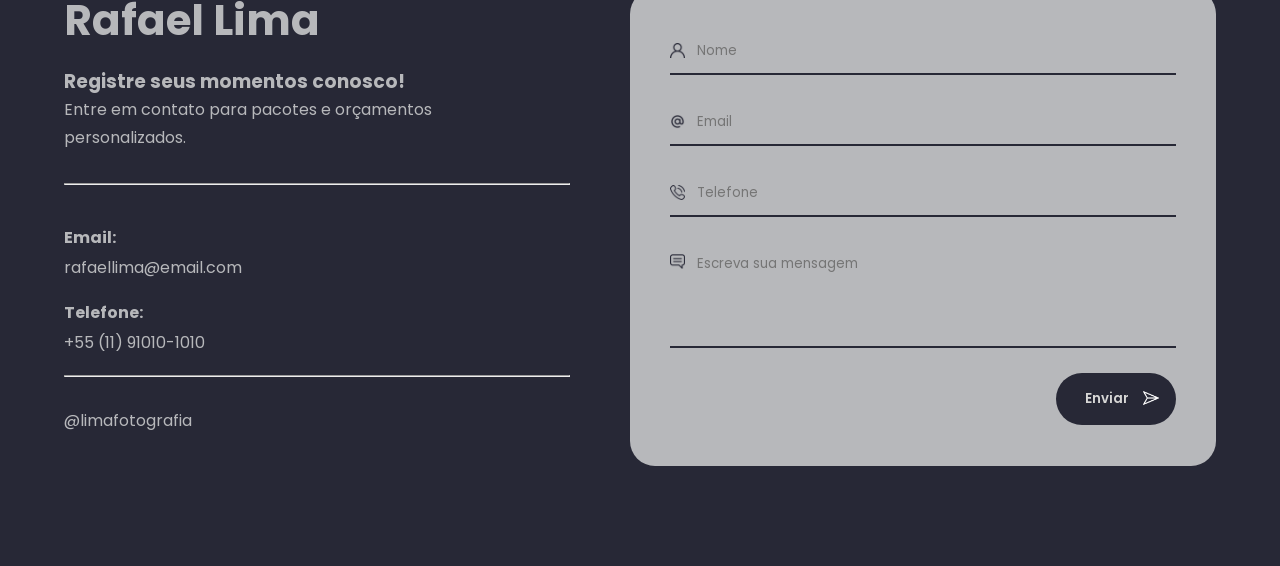
<file: eventos.html>
<!DOCTYPE html>
<html lang="pt-BR">
<head>
    <meta charset="UTF-8">
    <meta name="viewport" content="width=device-width, initial-scale=1.0">
    <title>Rafael Lima Fotografia</title>
    <link rel="preconnect" href="https://fonts.googleapis.com">
    <link rel="preconnect" href="https://fonts.gstatic.com" crossorigin>
    <link href="https://fonts.googleapis.com/css2?family=Poppins:wght@300;400;500;600;700&display=swap" rel="stylesheet">
    <link rel="stylesheet" href="style.css">
</head>
<body>

<!-- menu -->

    <header>
        <div class="banner">
            <nav class="navbar">

                <div class="logo">
                    Rafael Lima
                </div>

                <div class="menu-toggle" id="menu-toggle">
                    <span></span>
                    <span></span>
                    <span></span>
                </div>

                <div class="menu">
                    <a href="index.html">Home</a>
                    <a href="#pacotes">Pacotes</a>
                    <a href="#contato">Contato</a>

                    <a href="login.html" class="btn-menu">
                        Entrar
                    </a>
                </div>

            </nav>

            <section class="bannerport bpeventos">
                <div class="overlay"></div>

                <div class="contentport">
                    <h1>Portfólio</h1>
                    <p>Eventos</p>
                </div>
            </section>


        </div>
    </header>

    <!-- GALERIA -->

    <section>
        <div class="container text-center">
            <div class="row">
                <div class="col-4">
                    <img src="img/eventos/img1.jpg" alt="">

                    <img src="img/eventos/img4.jpg" alt="">

                    <img src="img/eventos/img9.jpg" alt="">
                    <img src="img/eventos/img10.jpg" alt="">

                </div>

                <div class="col-4">
                    <img src="img/eventos/img2.jpg" alt="">

                    <img src="img/eventos/img5.jpg" alt="">
                    <img src="img/eventos/img6.jpg" alt="">

                    <img src="img/eventos/img11.jpg" alt="">
                </div>

                <div class="col-4">
                    <img src="img/eventos/img3.jpg" alt="">

                    <img src="img/eventos/img7.jpg" alt="">
                    <img src="img/eventos/img8.jpg" alt="">

                    <img src="img/eventos/img12.jpg" alt="">
                </div>

            </div>
        </div>
    </section>


    <!-- PACOTES -->

    <section>
        <h1 class="section-title text-center">Pacotes</h1>
    </section> 
    
    <section id="pacotes" class="pacotes container">

        <div class="pacote">
            <h2>Pacote Social — R$ 900</h2>
            <p>Ideal para aniversários, festas infantis e confraternizações.</p>
    
            <ul>
                <li>Cobertura de até 4 horas</li>
                <li>1 fotógrafo profissional</li>
                <li>Fotos espontâneas e posadas</li>
                <li>Registro da decoração e convidados</li>
                <li>120 fotos editadas</li>
                <li>Entrega digital</li>
            </ul>
        </div>
    
        <div class="linha"></div>
    
        <div class="pacote">
            <h2>Pacote Debutante — R$ 2.300</h2>
            <p>Pensado especialmente para festas de 15 anos.</p>
    
            <ul>
                <li>Cobertura completa da festa</li>
                <li>Making of da debutante</li>
                <li>Mini ensaio incluso</li>
                <li>Registro da decoração e convidados</li>
                <li>Álbum digital</li>
                <li>Galeria online privada</li>
            </ul>
        </div>
    
        <div class="linha"></div>
    
        <div class="pacote">
            <h2>Pacote Corporativo — R$ 1.500</h2>
            <p>Ideal para empresas, palestras e eventos profissionais.</p>
    
            <ul>
                <li>Cobertura corporativa</li>
                <li>Fotos institucionais e networking</li>
                <li>Registros do ambiente e palestrantes</li>
                <li>Entrega rápida para divulgação</li>
                <li>Fotos em alta resolução</li>
                <li>Licença para uso comercial</li>
            </ul>
        </div>
    
    </section>

    <!-- personalizar -->
     
    <section class="personalizar">
        <div class="container">
            <h2 class="pers-title">Precisa de algo personalizado?</h2>
            <p class="persp">Criamos pacotes exclusivos para o seu casamento. Entre em contato e monte uma experiência do seu jeito.</p>

            <a href="#contato" class="btn-pers">
                Contato
            </a>
        </div>
    </section>


    <footer id="contato">
        <div class="container">
            <div class="footer-content">
                <div class="footer-left">
                    <h2>Rafael Lima</h2>
                    <h3>Registre seus momentos conosco!</h3>
    
                    <p>
                        Entre em contato para pacotes e
                        orçamentos personalizados.
                    </p>
                    <hr>
    
                    <div class="footer-info">
    
                        <h4>Email:</h4>
                        <span>rafaellima@email.com</span>
    
                        <h4>Telefone:</h4>
                        <span>+55 (11) 91010-1010</span>
    
                    </div>
                    <hr>
    
                    <p class="pfooter">@limafotografia</p>
                </div>
    
                <form class="footer-form">
                    <div class="input-group">
                        <img class="icons-form" src="img/icon-nome.png" alt="">
                        <input type="text" placeholder="Nome">
                    </div>
    
                    <div class="input-group">
                        <img class="icons-form" src="img/icon-email.png" alt="">
                        <input type="email" placeholder="Email">
                    </div>
    
                    <div class="input-group">
                        <img class="icons-form" src="img/icon-telefone.png" alt="">
                        <input type="text" placeholder="Telefone">
                    </div>
    
                    <div class="input-group textarea-group">
                        <img class="icons-form" src="img/icon-mensagem.png" alt="">
                        <textarea rows="4" placeholder="Escreva sua mensagem"></textarea>
                    </div>
    
                    <button type="submit">
                        <img class="icon-btn-form" src="img/icon-enviar.png" alt="">
                        Enviar
                    </button>
                </form>
            </div>
        </div>
    </footer>

    <!-- BOTÃO BACK TO TOP -->

    <aside id="back-to-top" class="btn-back-to-top">
        <svg xmlns="http://www.w3.org/2000/svg" width="30" height="30" viewBox="0 0 12 12"><path fill="#fff" d="M6 10.5a.75.75 0 0 0 .75-.75V3.81l1.97 1.97a.75.75 0 0 0 1.06-1.06L6.53 1.47a.75.75 0 0 0-1.06 0L2.22 4.72a.75.75 0 1 0 1.06 1.06l1.97-1.97v5.94c0 .414.336.75.75.75"/></svg>
    </aside>

    <script src="https://cdn.jsdelivr.net/npm/bootstrap@5.3.8/dist/js/bootstrap.bundle.min.js" integrity="sha384-FKyoEForCGlyvwx9Hj09JcYn3nv7wiPVlz7YYwJrWVcXK/BmnVDxM+D2scQbITxI" crossorigin="anonymous"></script>
    <script src="script.js"></script>
</body>
</html>
</file>
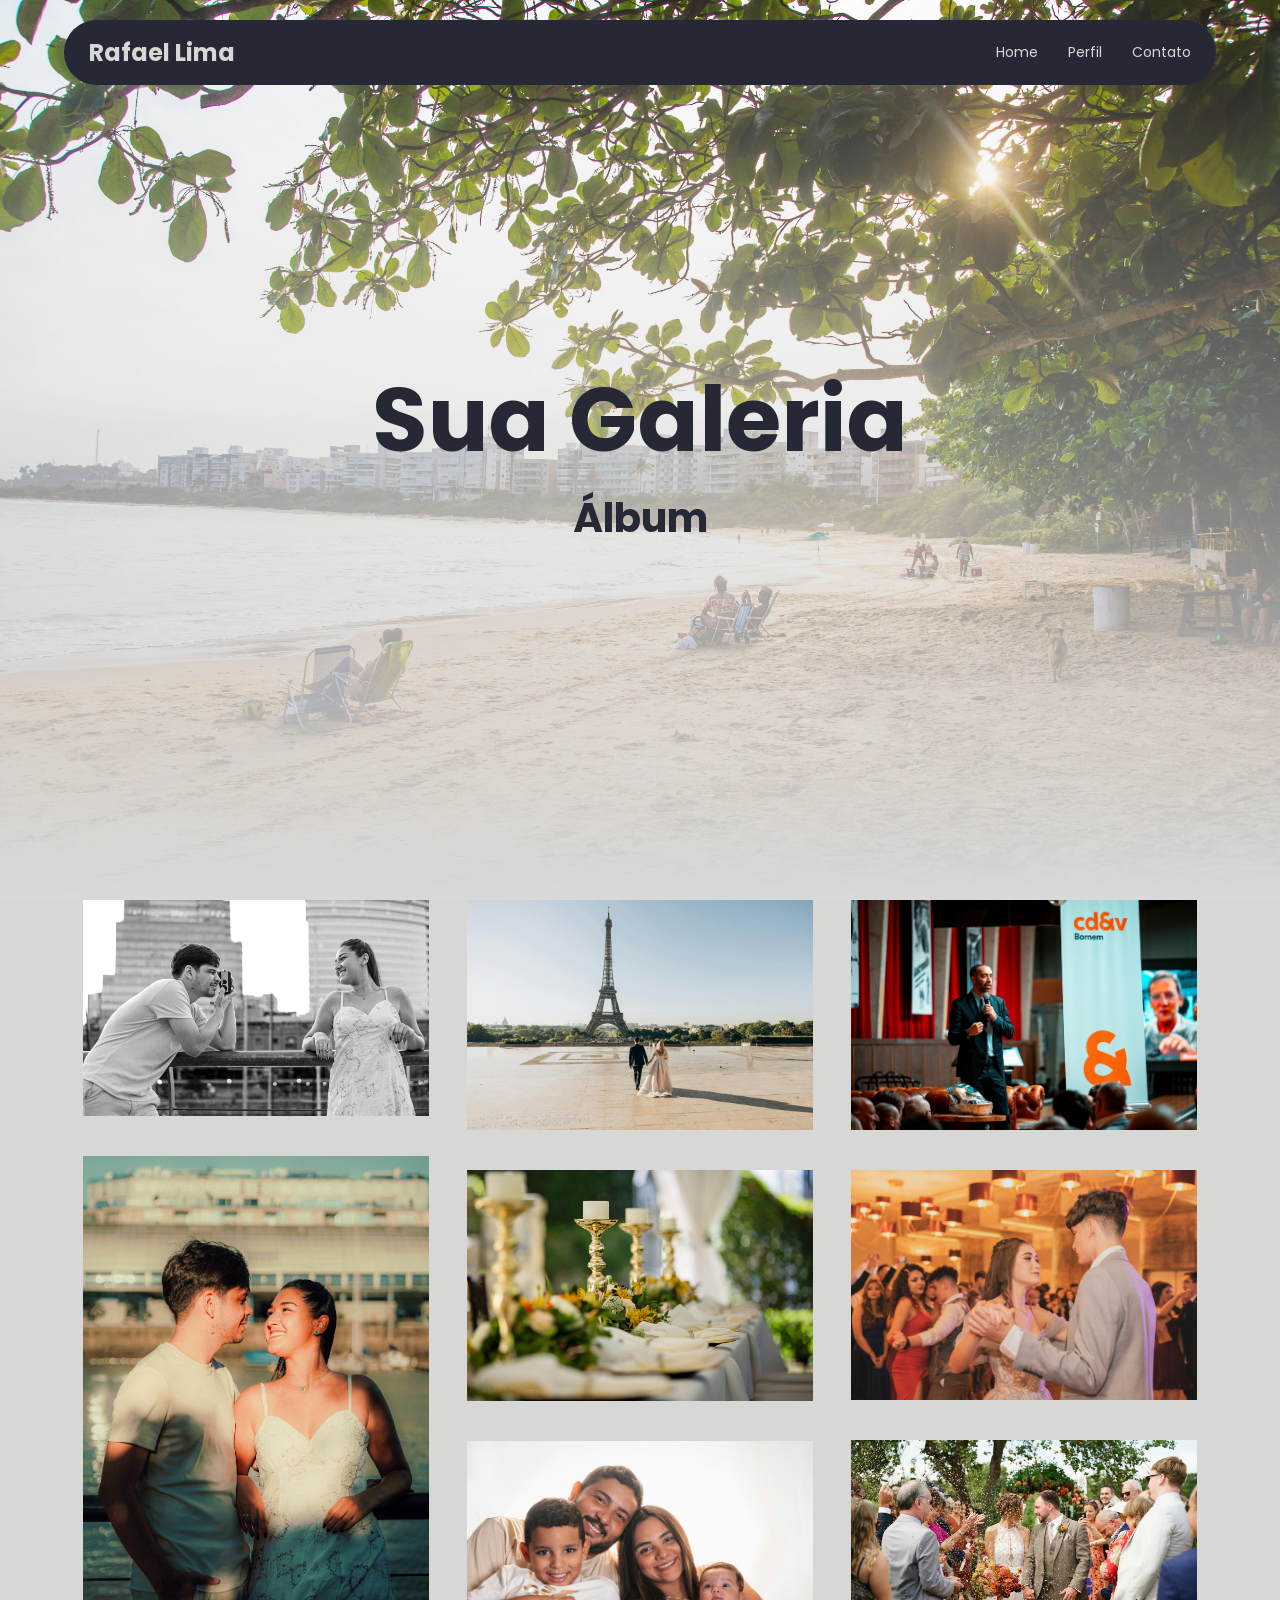
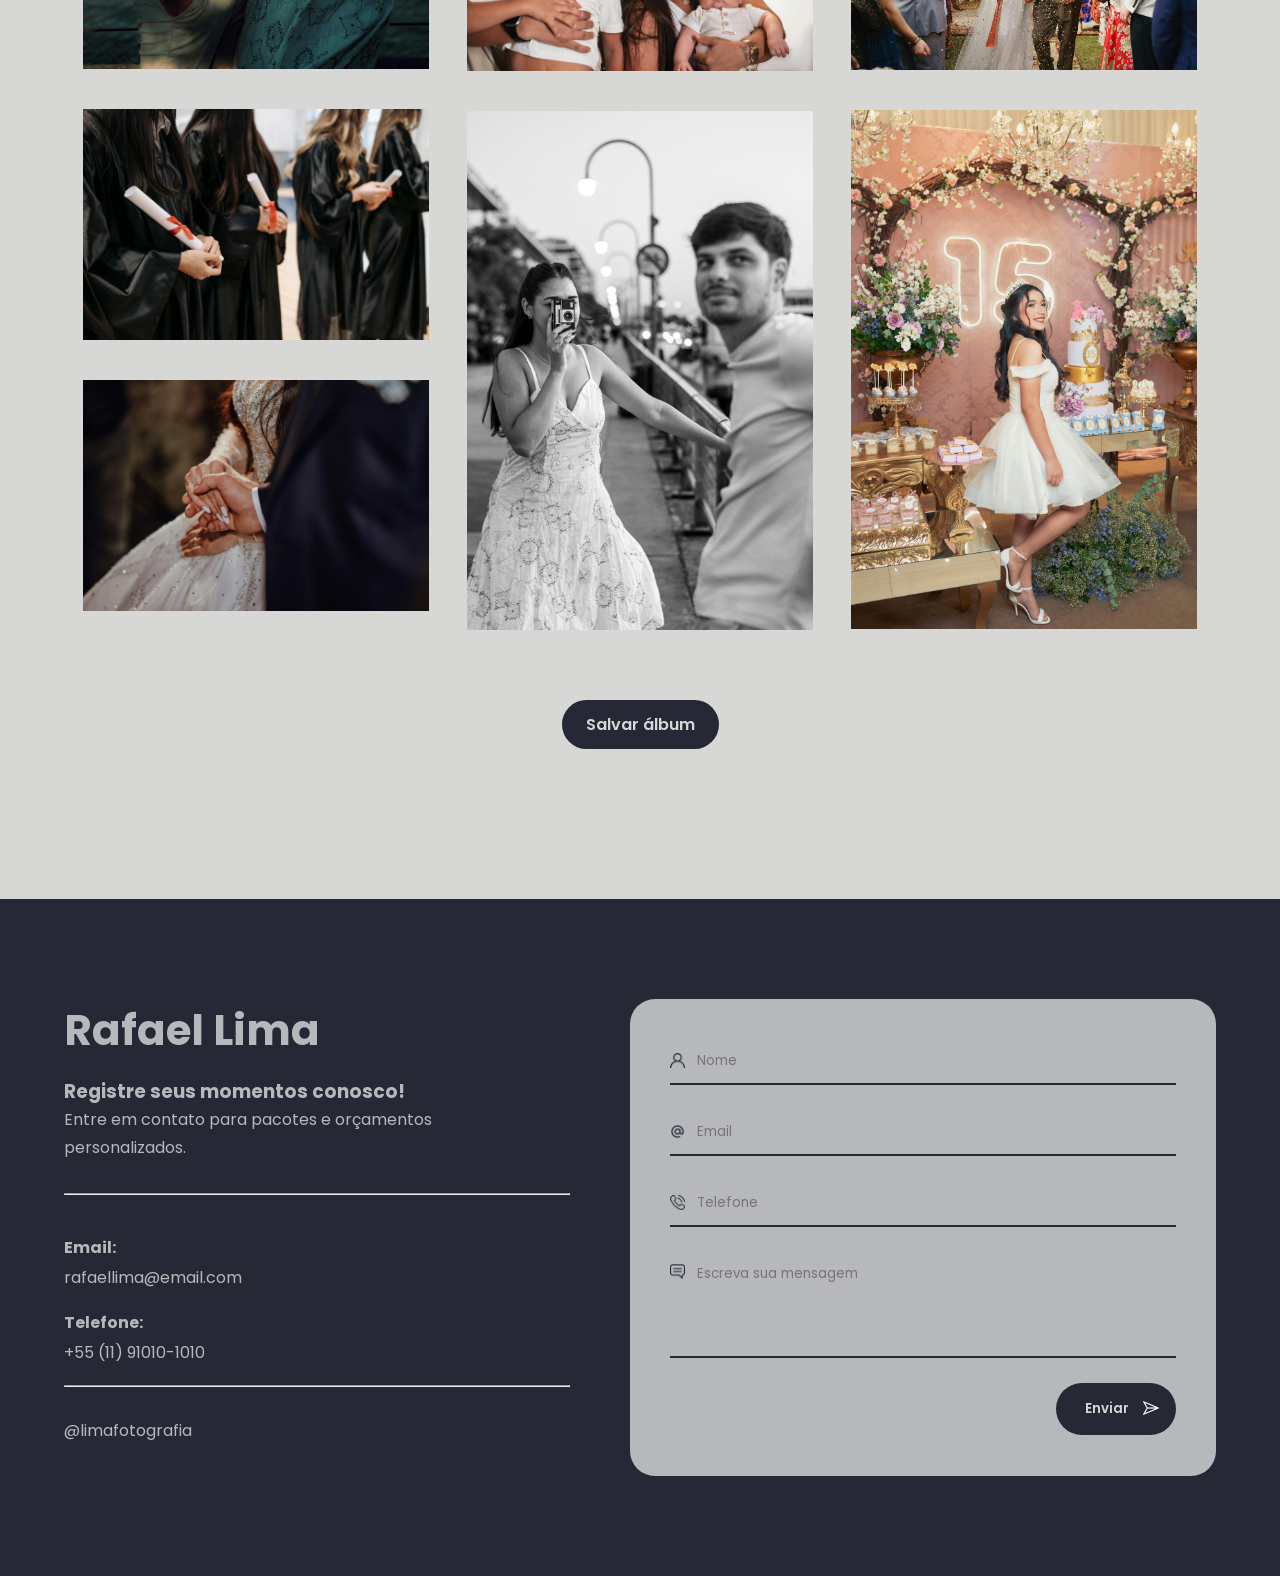
<file: galeriapessoal.html>
<!DOCTYPE html>
<html lang="pt-BR">
<head>
    <meta charset="UTF-8">
    <meta name="viewport" content="width=device-width, initial-scale=1.0">
    <title>Rafael Lima Fotografia</title>
    <link rel="preconnect" href="https://fonts.googleapis.com">
    <link rel="preconnect" href="https://fonts.gstatic.com" crossorigin>
    <link href="https://fonts.googleapis.com/css2?family=Poppins:wght@300;400;500;600;700&display=swap" rel="stylesheet">
    <link rel="stylesheet" href="style.css">
</head>
<body>

<!-- menu -->

    <header>
        <div class="banner">
            <nav class="navbar">

                <div class="logo">
                    Rafael Lima
                </div>

                <div class="menu-toggle" id="menu-toggle">
                    <span></span>
                    <span></span>
                    <span></span>
                </div>

                <div class="menu">
                    <a href="home.html">Home</a>
                    <a href="perfil.html">Perfil</a>
                    <a href="#contato">Contato</a>
                </div>

            </nav>

            <section class="bannerport bpgaleria">
                <div class="overlay"></div>

                <div class="contentport">
                    <h1>Sua Galeria</h1>
                    <p>Álbum</p>
                </div>
            </section>


        </div>
    </header>

    <!-- GALERIA -->

    <section>
        <div class="container text-center">
            <div class="row">
                <div class="col-4">
                    <img src="img/galeriapessoal/img1.jpg" alt="">

                    <img src="img/galeriapessoal/img4.jpg" alt="">

                    <img src="img/eventos/img9.jpg" alt="">
                    <img src="img/casamento/img10.jpg" alt="">

                </div>

                <div class="col-4">
                    <img src="img/casamento/img2.jpg" alt="">

                    <img src="img/casamento/img5.jpg" alt="">
                    <img src="img/ensaios/img6.jpg" alt="">

                    <img src="img/galeriapessoal/img11.jpg" alt="">
                </div>

                <div class="col-4">
                    <img src="img/eventos/img3.jpg" alt="">

                    <img src="img/eventos/img7.jpg" alt="">
                    <img src="img/casamento/img8.jpg" alt="">

                    <img src="img/eventos/img12.jpg" alt="">
                </div>

            </div>
        </div>
    </section>

    <div class="container div-salvar-btn">
        <a href="#" class="salvar-btn">
            Salvar álbum
        </a>
    </div>


    <footer id="contato">
        <div class="container">
            <div class="footer-content">
                <div class="footer-left">
                    <h2>Rafael Lima</h2>
                    <h3>Registre seus momentos conosco!</h3>
    
                    <p>
                        Entre em contato para pacotes e
                        orçamentos personalizados.
                    </p>
                    <hr>
    
                    <div class="footer-info">
    
                        <h4>Email:</h4>
                        <span>rafaellima@email.com</span>
    
                        <h4>Telefone:</h4>
                        <span>+55 (11) 91010-1010</span>
    
                    </div>
                    <hr>
    
                    <p class="pfooter">@limafotografia</p>
                </div>
    
                <form class="footer-form">
                    <div class="input-group">
                        <img class="icons-form" src="img/icon-nome.png" alt="">
                        <input type="text" placeholder="Nome">
                    </div>
    
                    <div class="input-group">
                        <img class="icons-form" src="img/icon-email.png" alt="">
                        <input type="email" placeholder="Email">
                    </div>
    
                    <div class="input-group">
                        <img class="icons-form" src="img/icon-telefone.png" alt="">
                        <input type="text" placeholder="Telefone">
                    </div>
    
                    <div class="input-group textarea-group">
                        <img class="icons-form" src="img/icon-mensagem.png" alt="">
                        <textarea rows="4" placeholder="Escreva sua mensagem"></textarea>
                    </div>
    
                    <button type="submit">
                        <img class="icon-btn-form" src="img/icon-enviar.png" alt="">
                        Enviar
                    </button>
                </form>
            </div>
        </div>
    </footer>

    <!-- BOTÃO BACK TO TOP -->

    <aside id="back-to-top" class="btn-back-to-top">
        <svg xmlns="http://www.w3.org/2000/svg" width="30" height="30" viewBox="0 0 12 12"><path fill="#fff" d="M6 10.5a.75.75 0 0 0 .75-.75V3.81l1.97 1.97a.75.75 0 0 0 1.06-1.06L6.53 1.47a.75.75 0 0 0-1.06 0L2.22 4.72a.75.75 0 1 0 1.06 1.06l1.97-1.97v5.94c0 .414.336.75.75.75"/></svg>
    </aside>

    <script src="https://cdn.jsdelivr.net/npm/bootstrap@5.3.8/dist/js/bootstrap.bundle.min.js" integrity="sha384-FKyoEForCGlyvwx9Hj09JcYn3nv7wiPVlz7YYwJrWVcXK/BmnVDxM+D2scQbITxI" crossorigin="anonymous"></script>
    <script src="script.js"></script>
</body>
</html>
</file>
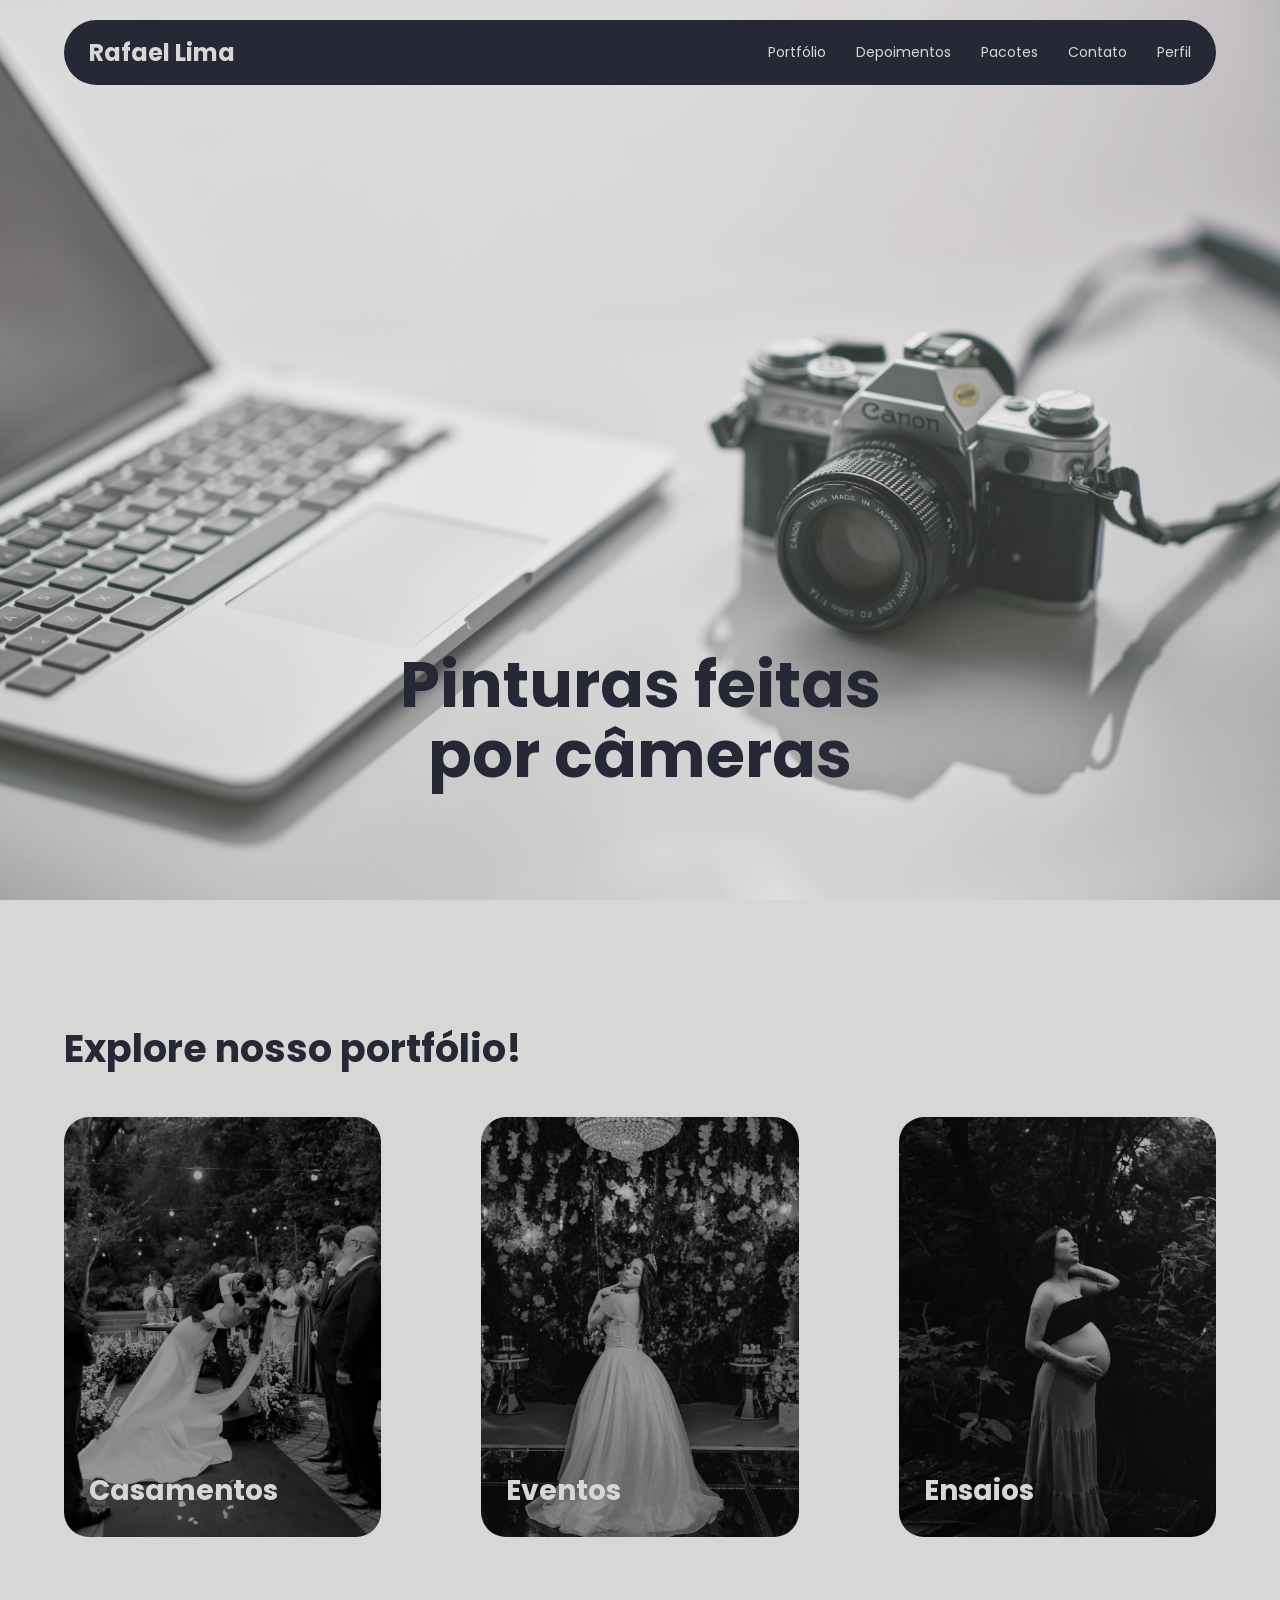
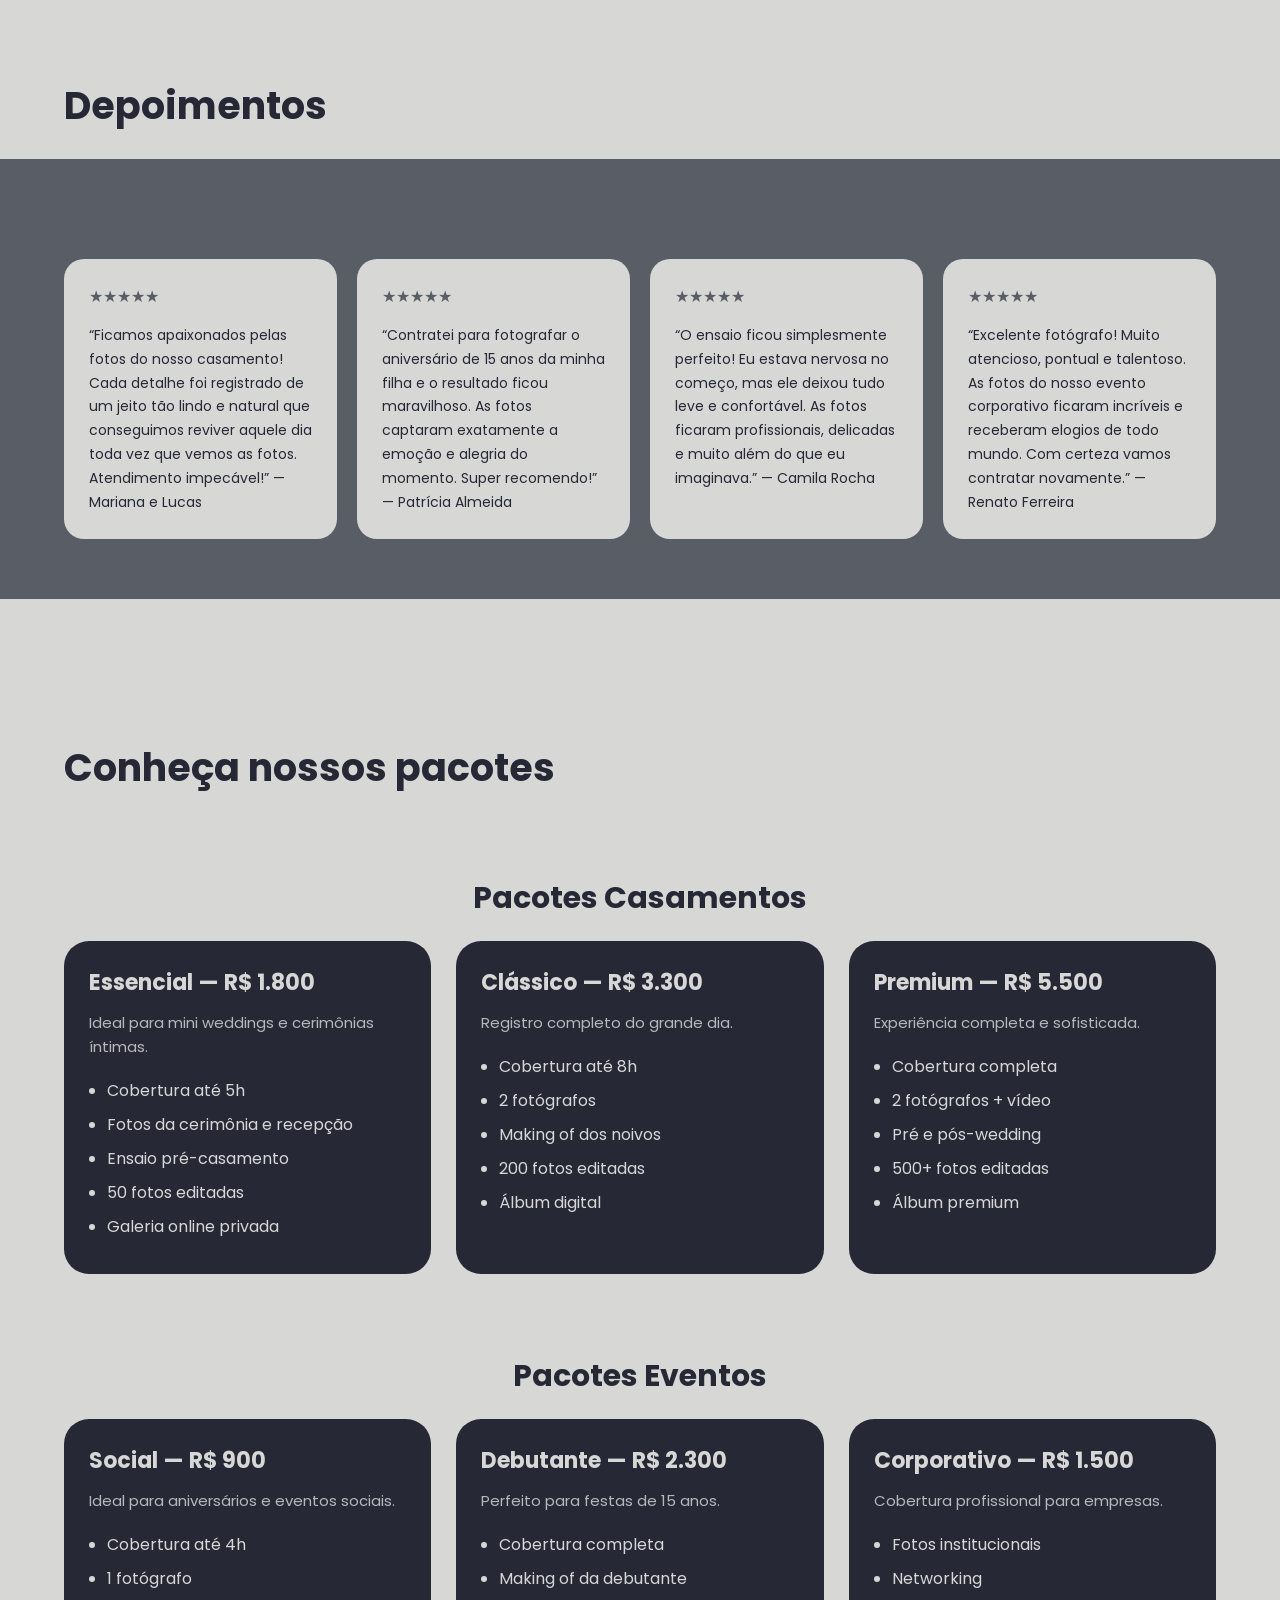
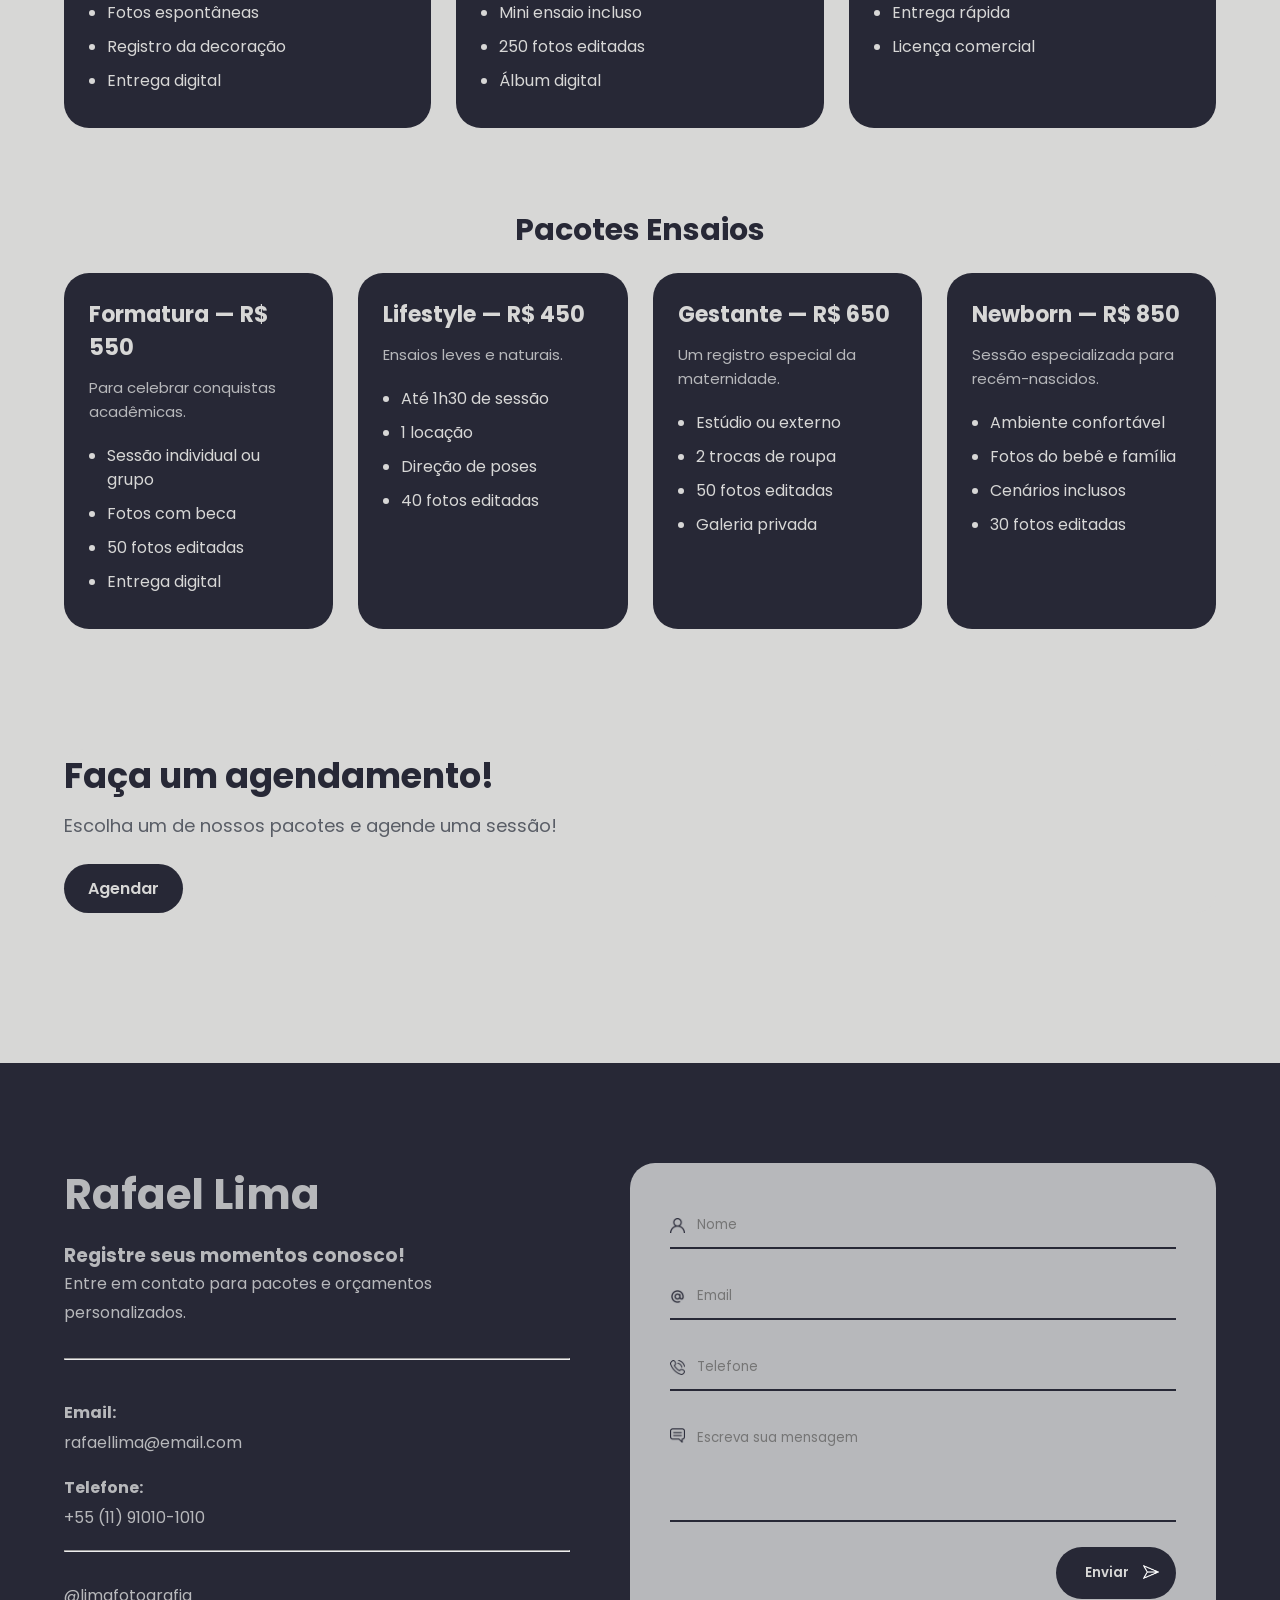
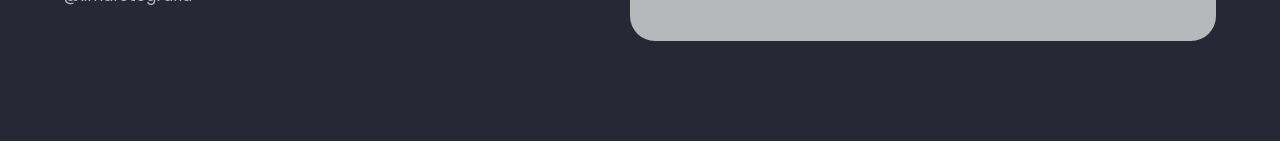
<file: home.html>
<!DOCTYPE html>
<html lang="pt-BR">
<head>
  <meta charset="UTF-8" />
  <meta name="viewport" content="width=device-width, initial-scale=1.0" />
  <title>Rafael Lima Fotografia</title>

  <link rel="preconnect" href="https://fonts.googleapis.com">
  <link rel="preconnect" href="https://fonts.gstatic.com" crossorigin>
  <link href="https://fonts.googleapis.com/css2?family=Poppins:wght@300;400;500;600;700&display=swap" rel="stylesheet">
  <link rel="stylesheet" href="style.css">
</head>

<body>

  <!-- menu -->

  <header>
    <div class="banner">
      <nav class="navbar">

        <div class="logo">
          Rafael Lima
        </div>

        <div class="menu-toggle" id="menu-toggle">
          <span></span>
          <span></span>
          <span></span>
        </div>

        <div class="menu">
          <a href="#portfolio">Portfólio</a>
          <a href="#depoimentos">Depoimentos</a>
          <a href="#pacotes">Pacotes</a>
          <a href="#contato">Contato</a>
          <a href="perfil.html">Perfil</a>
        </div>

      </nav>

        <img src="img/banner.jpg" alt="">

        <div class="banner-text">
          <h1>Pinturas feitas por câmeras</h1>
        </div>

    </div>

  </header>


  <!-- PORTFOLIO -->

  <section id="portfolio" class="portfolio">
    <div class="container">

      <h2 class="section-title marginport">
        Explore nosso portfólio!
      </h2>

      <div class="portfolio-grid">

        <div class="portfolio-card">
          <a href="casamentos.html"><img src="img/port-casamentos.jpg" alt=""></a>
          
          <h3>Casamentos</h3>
          
        </div>

        <div class="portfolio-card">
          <a href="eventos.html"><img src="img/port-eventos.jpg" alt=""></a>
          <h3>Eventos</h3>
        </div>

        <div class="portfolio-card">
          <a href="ensaios.html"><img src="img/port-ensaios.jpg" alt=""></a>
          <h3>Ensaios</h3>
        </div>

      </div>

    </div>
  </section>

  <!-- DEPOIMENTOS -->

  <section id="depoimentos">
    <div class="container">
      <h2 class="section-title">
        Depoimentos
      </h2>
    </div>
  </section>

  <section class="depoimentos">
    <div class="container">
      <div class="depoimentos-grid">

        <div class="depoimentos-card">
          <div class="stars">★★★★★</div>

          <p>
            “Ficamos apaixonados pelas fotos do nosso casamento! Cada detalhe foi registrado de um jeito tão lindo e natural 
            que conseguimos reviver aquele dia toda vez que vemos as fotos. Atendimento impecável!” — Mariana e Lucas
          </p>
        </div>

        <div class="depoimentos-card">
          <div class="stars">★★★★★</div>

          <p>
            “Contratei para fotografar o aniversário de 15 anos da minha filha e o resultado ficou maravilhoso. 
            As fotos captaram exatamente a emoção e alegria do momento. Super recomendo!” — Patrícia Almeida
          </p>
        </div>

        <div class="depoimentos-card">
          <div class="stars">★★★★★</div>

          <p>
            “O ensaio ficou simplesmente perfeito! Eu estava nervosa no começo, mas ele deixou tudo leve e confortável. 
            As fotos ficaram profissionais, delicadas e muito além do que eu imaginava.” — Camila Rocha
          </p>
        </div>

        <div class="depoimentos-card">
          <div class="stars">★★★★★</div>

          <p>
            “Excelente fotógrafo! Muito atencioso, pontual e talentoso. As fotos do nosso evento corporativo ficaram 
            incríveis e receberam elogios de todo mundo. Com certeza vamos contratar novamente.” — Renato Ferreira
          </p>
        </div>

      </div>

    </div>
  </section>



<!-- PACOTES: -->

<section class="pacotes-section">
  <section id="pacotes">
    <div class="container">
      <h2 class="section-title">
        Conheça nossos pacotes
      </h2>
    </div>
  </section>

  <h2 class="pacotes-titulo">Pacotes Casamentos</h2>
  <div class="pacotes-grid container">
    <div class="pacotes-card">
      <h3 class="pacotes-card-titulo">Essencial — R$ 1.800</h3>

      <p class="pacotes-card-texto">
        Ideal para mini weddings e cerimônias íntimas.
      </p>

      <ul class="pacotes-lista">
        <li>Cobertura até 5h</li>
        <li>Fotos da cerimônia e recepção</li>
        <li>Ensaio pré-casamento</li>
        <li>50 fotos editadas</li>
        <li>Galeria online privada</li>
      </ul>
    </div>

    <div class="pacotes-card">
      <h3 class="pacotes-card-titulo">Clássico — R$ 3.300</h3>

      <p class="pacotes-card-texto">
        Registro completo do grande dia.
      </p>

      <ul class="pacotes-lista">
        <li>Cobertura até 8h</li>
        <li>2 fotógrafos</li>
        <li>Making of dos noivos</li>
        <li>200 fotos editadas</li>
        <li>Álbum digital</li>
      </ul>
    </div>

    <div class="pacotes-card">
      <h3 class="pacotes-card-titulo">Premium — R$ 5.500</h3>

      <p class="pacotes-card-texto">
        Experiência completa e sofisticada.
      </p>

      <ul class="pacotes-lista">
        <li>Cobertura completa</li>
        <li>2 fotógrafos + vídeo</li>
        <li>Pré e pós-wedding</li>
        <li>500+ fotos editadas</li>
        <li>Álbum premium</li>
      </ul>
    </div>

  </div>

  <h2 class="pacotes-titulo">Pacotes Eventos</h2>
  <div class="pacotes-grid container">
    <div class="pacotes-card">
      <h3 class="pacotes-card-titulo">Social — R$ 900</h3>

      <p class="pacotes-card-texto">
        Ideal para aniversários e eventos sociais.
      </p>

      <ul class="pacotes-lista">
        <li>Cobertura até 4h</li>
        <li>1 fotógrafo</li>
        <li>Fotos espontâneas</li>
        <li>Registro da decoração</li>
        <li>Entrega digital</li>
      </ul>
    </div>

    <div class="pacotes-card">
      <h3 class="pacotes-card-titulo">Debutante — R$ 2.300</h3>

      <p class="pacotes-card-texto">
        Perfeito para festas de 15 anos.
      </p>

      <ul class="pacotes-lista">
        <li>Cobertura completa</li>
        <li>Making of da debutante</li>
        <li>Mini ensaio incluso</li>
        <li>250 fotos editadas</li>
        <li>Álbum digital</li>
      </ul>
    </div>

    <div class="pacotes-card">
      <h3 class="pacotes-card-titulo">Corporativo — R$ 1.500</h3>

      <p class="pacotes-card-texto">
        Cobertura profissional para empresas.
      </p>

      <ul class="pacotes-lista">
        <li>Fotos institucionais</li>
        <li>Networking</li>
        <li>Entrega rápida</li>
        <li>Licença comercial</li>
      </ul>
    </div>

  </div>


  <h2 class="pacotes-titulo">Pacotes Ensaios</h2>
  <div class="pacotes-grid container">
    <div class="pacotes-card">
      <h3 class="pacotes-card-titulo">Formatura — R$ 550</h3>
      <p class="pacotes-card-texto">
        Para celebrar conquistas acadêmicas.
      </p>

      <ul class="pacotes-lista">
        <li>Sessão individual ou grupo</li>
        <li>Fotos com beca</li>
        <li>50 fotos editadas</li>
        <li>Entrega digital</li>
      </ul>
    </div>

    <div class="pacotes-card">
      <h3 class="pacotes-card-titulo">Lifestyle — R$ 450</h3>

      <p class="pacotes-card-texto">
        Ensaios leves e naturais.
      </p>

      <ul class="pacotes-lista">
        <li>Até 1h30 de sessão</li>
        <li>1 locação</li>
        <li>Direção de poses</li>
        <li>40 fotos editadas</li>
      </ul>
    </div>

    <div class="pacotes-card">
      <h3 class="pacotes-card-titulo">Gestante — R$ 650</h3>

      <p class="pacotes-card-texto">
        Um registro especial da maternidade.
      </p>

      <ul class="pacotes-lista">
        <li>Estúdio ou externo</li>
        <li>2 trocas de roupa</li>
        <li>50 fotos editadas</li>
        <li>Galeria privada</li>
      </ul>
    </div>

    <div class="pacotes-card ">
      <h3 class="pacotes-card-titulo">Newborn — R$ 850</h3>

      <p class="pacotes-card-texto">
        Sessão especializada para recém-nascidos.
      </p>

      <ul class="pacotes-lista">
        <li>Ambiente confortável</li>
        <li>Fotos do bebê e família</li>
        <li>Cenários inclusos</li>
        <li>30 fotos editadas</li>
      </ul>
    </div>

  </div>
</section>

<!-- parte de querer chamar contato -->
<section class="contato_personalizado-section">
  <div class="personalizado-box container">
    <div class="personalizado-textos">
      <h2 class="personalizado-titulo">
        Faça um agendamento!
      </h2>
      <p class="personalizado-texto">
        Escolha um de nossos pacotes e agende uma sessão!
      </p>
    </div>
    <a href="perfil.html#agendamento" class="personalizado-btn">
      Agendar
    </a>
  </div>
</section>

  <!-- footer -->
  <footer id="contato">

    <div class="container">

      <div class="footer-content">

        <div class="footer-left">

          <h2>Rafael Lima</h2>
          <h3>Registre seus momentos conosco!</h3>

          <p>
            Entre em contato para pacotes e
            orçamentos personalizados.
          </p>

          <hr>

          <div class="footer-info">

            <h4>Email:</h4>
            <span>rafaellima@email.com</span>

            <h4>Telefone:</h4>
            <span>+55 (11) 91010-1010</span>

          </div>

          <hr>

          <p class="pfooter">@limafotografia</p>

        </div>

        <form class="footer-form">

          <div class="input-group">
            <img class="icons-form" src="img/icon-nome.png" alt="">
            <input type="text" placeholder="Nome">
          </div>

          <div class="input-group">
            <img class="icons-form" src="img/icon-email.png" alt="">
            <input type="email" placeholder="Email">
          </div>

          <div class="input-group">
            <img class="icons-form" src="img/icon-telefone.png" alt="">
            <input type="text" placeholder="Telefone">
          </div>

          <div class="input-group textarea-group">
            <img class="icons-form" src="img/icon-mensagem.png" alt="">
            <textarea rows="4" placeholder="Escreva sua mensagem"></textarea>
          </div>

          <button type="submit">
            <img class="icon-btn-form" src="img/icon-enviar.png" alt="">
            Enviar
          </button>

        </form>

      </div>

    </div>

  </footer>

  <!-- BOTÃO BACK TO TOP -->

  <aside id="back-to-top" class="btn-back-to-top">
    <svg xmlns="http://www.w3.org/2000/svg" width="30" height="30" viewBox="0 0 12 12"><path fill="#fff" d="M6 10.5a.75.75 0 0 0 .75-.75V3.81l1.97 1.97a.75.75 0 0 0 1.06-1.06L6.53 1.47a.75.75 0 0 0-1.06 0L2.22 4.72a.75.75 0 1 0 1.06 1.06l1.97-1.97v5.94c0 .414.336.75.75.75"/></svg>
  </aside>

  <script src="https://cdn.jsdelivr.net/npm/bootstrap@5.3.8/dist/js/bootstrap.bundle.min.js" integrity="sha384-FKyoEForCGlyvwx9Hj09JcYn3nv7wiPVlz7YYwJrWVcXK/BmnVDxM+D2scQbITxI" crossorigin="anonymous"></script>
  <script src="script.js"></script>

</body>
</html>
</file>
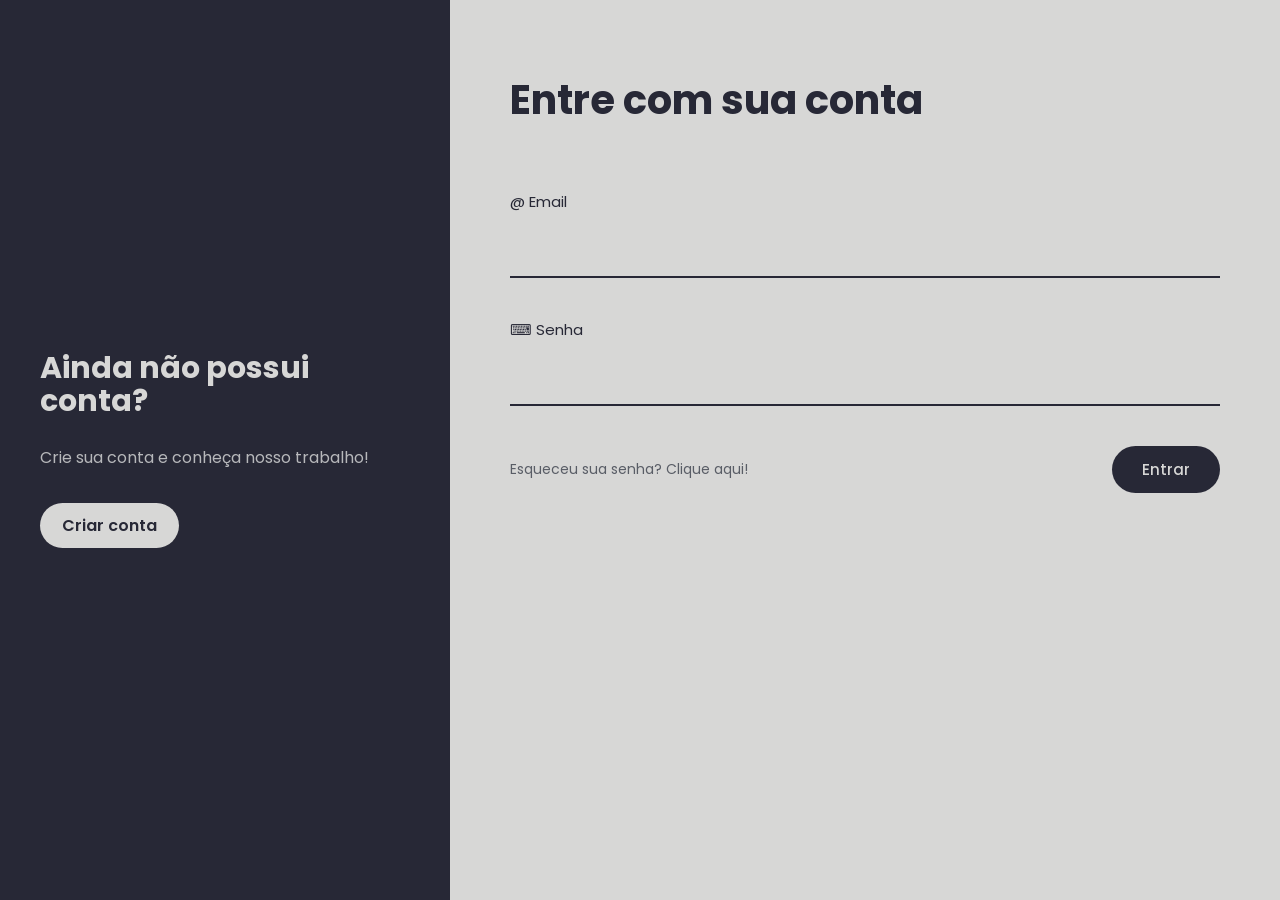
<file: login.html>
<!DOCTYPE html>
<html lang="en">
<head>
  <meta charset="UTF-8" />
  <meta name="viewport" content="width=device-width, initial-scale=1.0" />
  <title>Rafael Lima Fotografia - Login</title>

  <link rel="preconnect" href="https://fonts.googleapis.com">
  <link rel="preconnect" href="https://fonts.gstatic.com" crossorigin>
  <link href="https://fonts.googleapis.com/css2?family=Poppins:wght@300;400;500;600;700&display=swap" rel="stylesheet">
  <link rel="stylesheet" href="style.css">
</head>
<body>
    <section class="login-section">
    <div class="login-card">

        <!-- lado esquerdo -->

        <div class="login-left">
            <h2 class="login-left-titulo">
                Ainda não possui conta?
            </h2>

            <p class="login-left-texto">
                Crie sua conta e conheça nosso trabalho!
            </p>

            <a href="criar.html" class="login-criar-btn">
                Criar conta
            </a>
        </div>

        <!-- lado direito -->

        <div class="login-right">
            <h1 class="login-titulo">
                Entre com sua conta
            </h1>

            <form class="login-form">
                <div class="login-grupo">
                    <label for="login-email">
                        @ Email
                    </label>
                    <input type="email" id="login-email" required>
                </div>

                <div class="login-grupo">
                    <label for="login-senha">
                        ⌨ Senha
                    </label>
                    <input  type="password"  id="login-senha" required>
                </div>

                <div class="login-bottom">
                    <a href="rec_email.html" class="login-esqueceu">
                        Esqueceu sua senha? Clique aqui!
                    </a>
                
                    <a href="home.html" class="login-btn">
                        Entrar
                    </a>
                </div>

            </form>
        </div>
    </div>
</section>
</body>
</html>
</file>
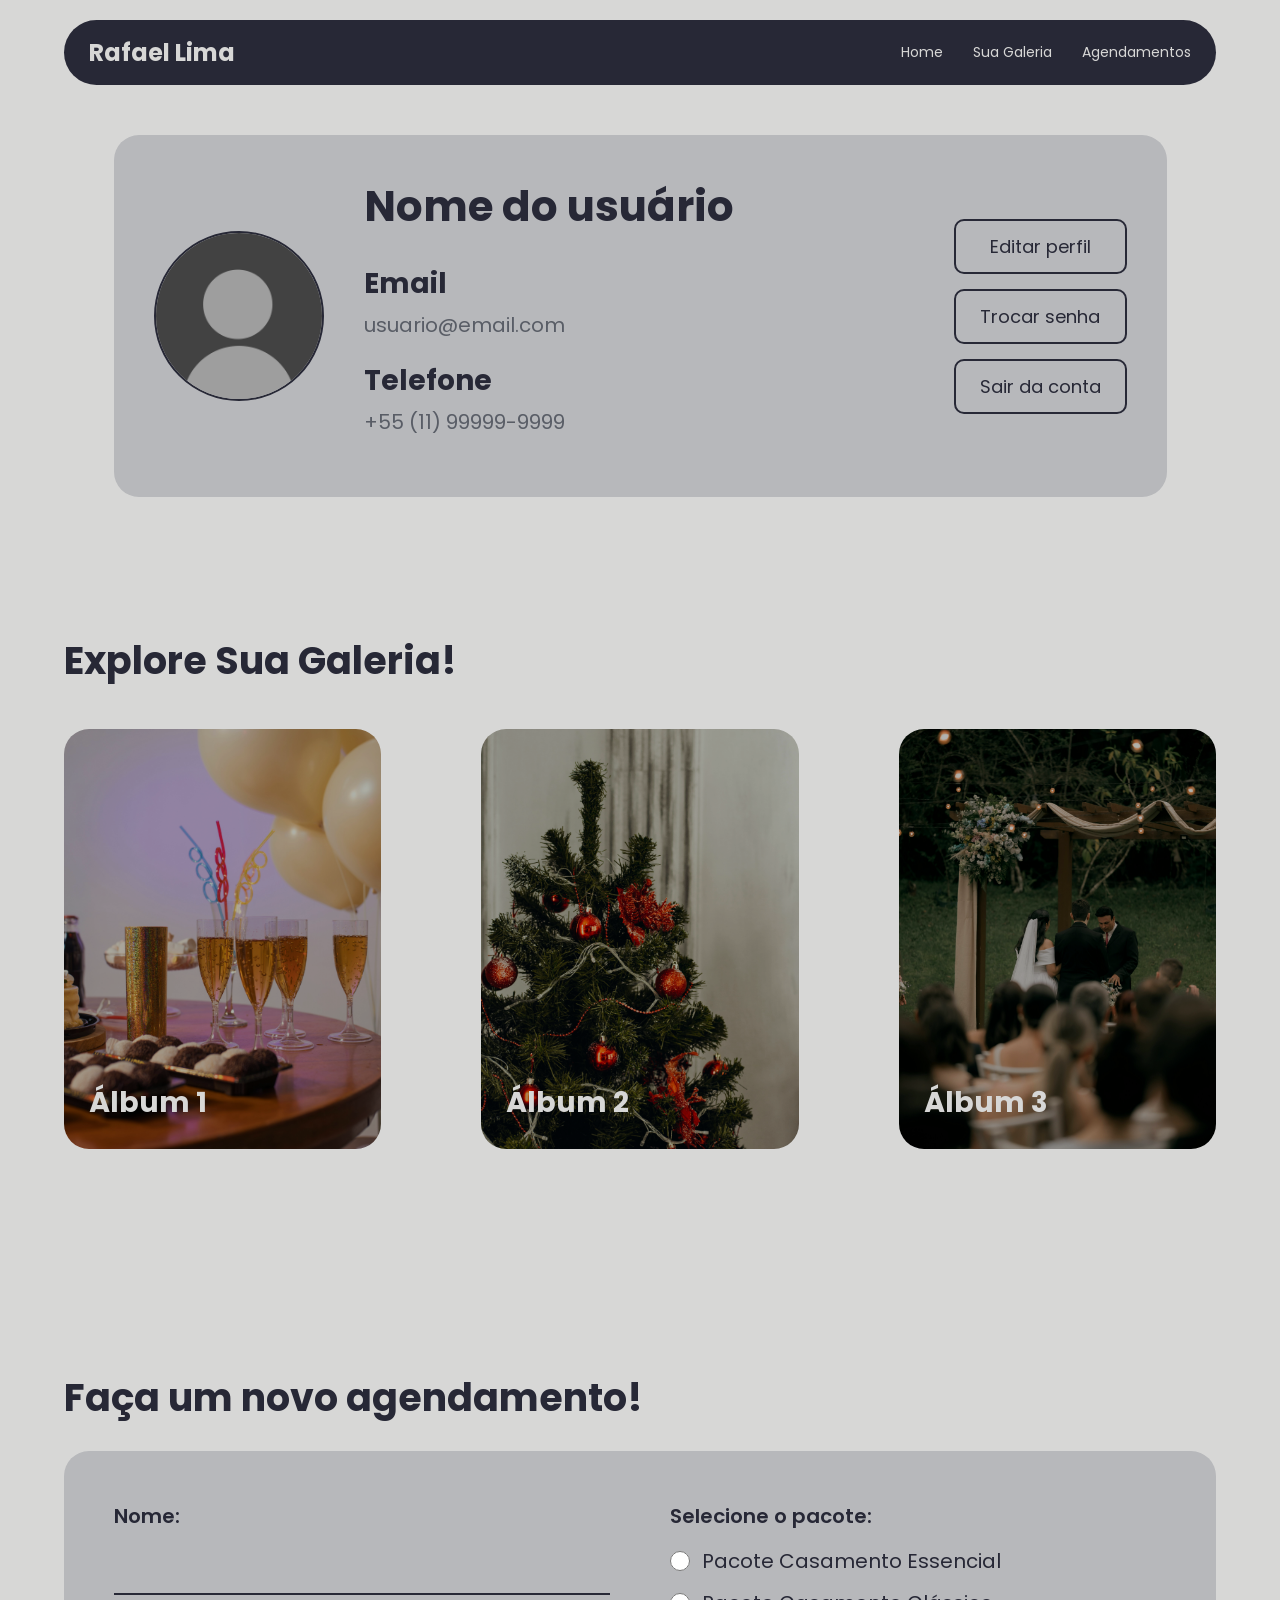
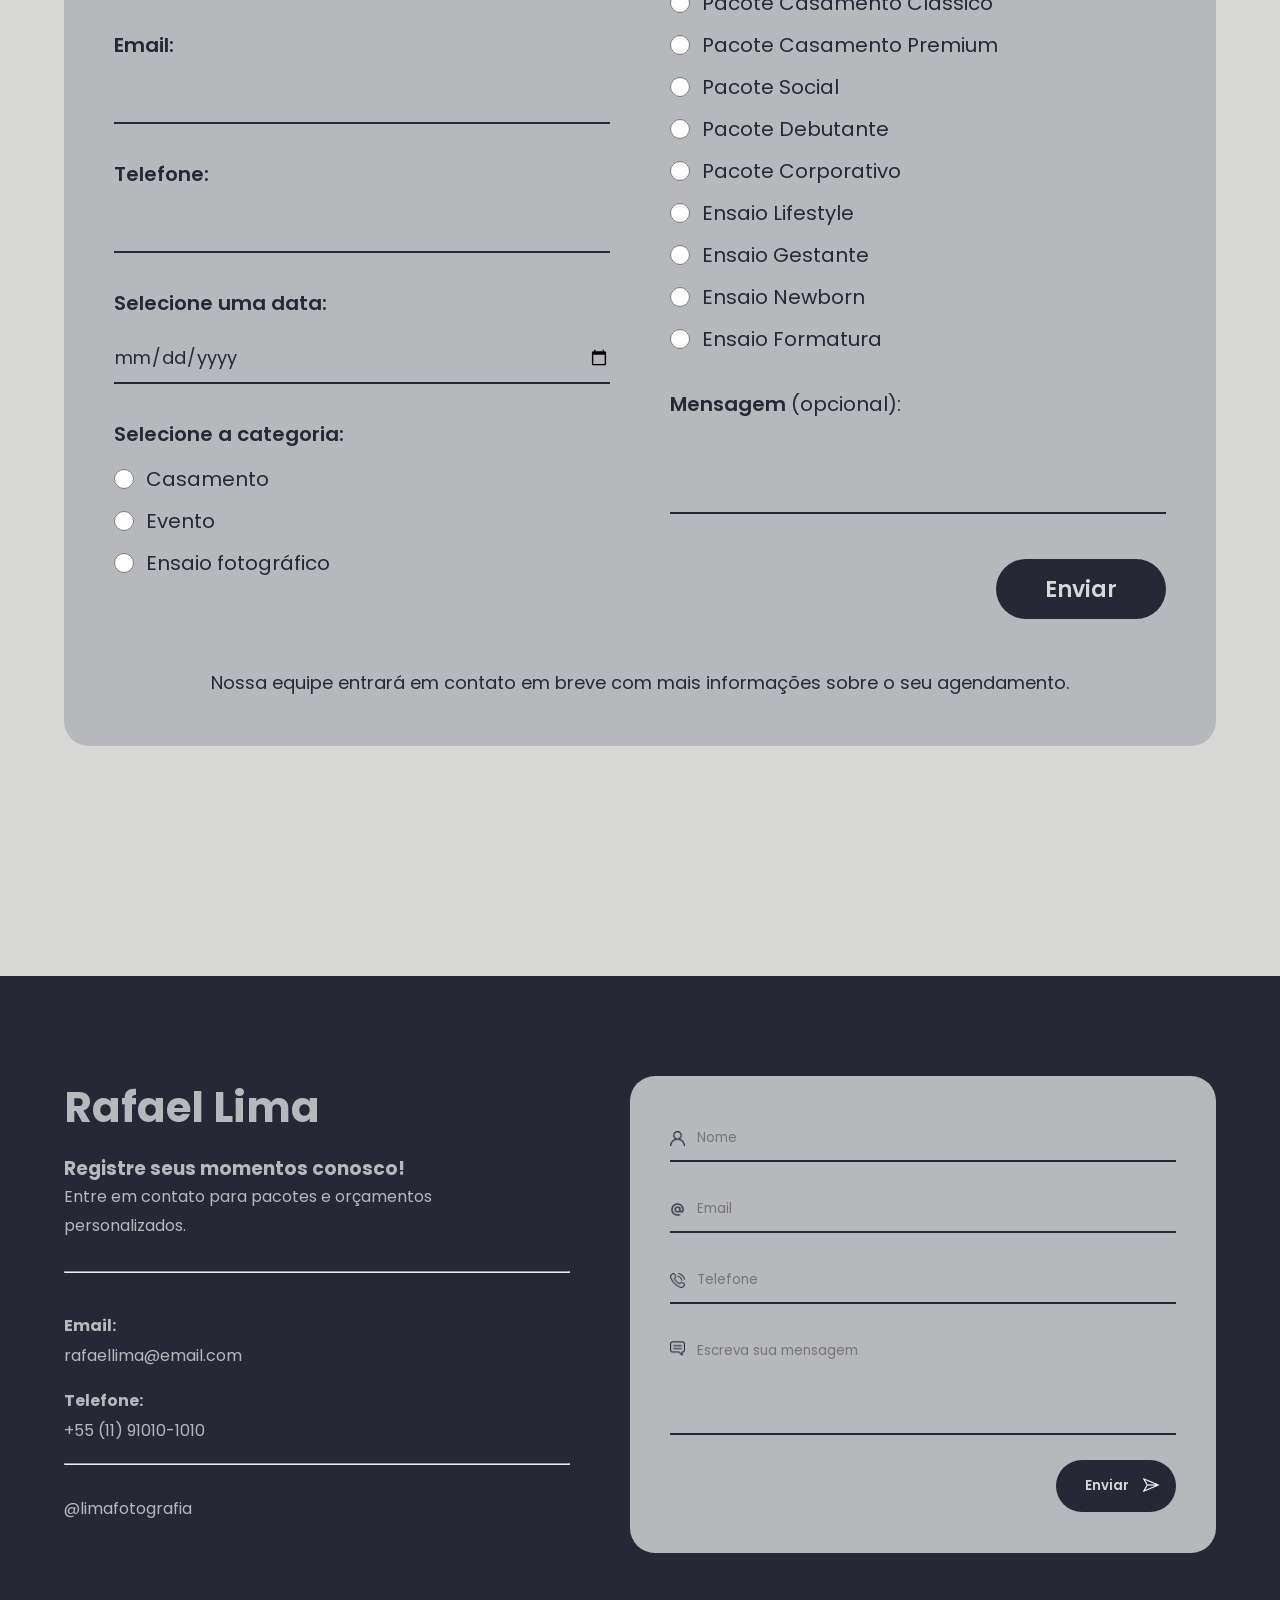
<file: perfil.html>
<!DOCTYPE html>
<html lang="pt-BR">
<head>
  <meta charset="UTF-8" />
  <meta name="viewport" content="width=device-width, initial-scale=1.0" />
  <title>Rafael Lima Fotografia</title>

  <link rel="preconnect" href="https://fonts.googleapis.com">
  <link rel="preconnect" href="https://fonts.gstatic.com" crossorigin>
  <link href="https://fonts.googleapis.com/css2?family=Poppins:wght@300;400;500;600;700&display=swap" rel="stylesheet">
  <link rel="stylesheet" href="style.css">
</head>

<body>

  <!-- menu -->

  <header>
      <nav class="navbar">
        <div class="logo">
          Rafael Lima
        </div>

        <div class="menu-toggle" id="menu-toggle">
          <span></span>
          <span></span>
          <span></span>
        </div>

        <div class="menu">
          <a href="home.html">Home</a>
          <a href="#galeria">Sua Galeria</a>
          <a href="#agendamento">Agendamentos</a>
        </div>
      </nav>
  </header>

<!-- parte do perfil -->
<section class="perfil-section">
  <div class="perfil-card container">

    <div class="perfil-foto">
      <img 
        src="img/foto de perfil.jpg" 
        alt="Foto do usuário"
        id="fotoPerfil"
      >
    </div>

    <div class="perfil-info">

      <h2 class="perfil-nome" id="perfilNome">
        Nome do usuário
      </h2>

      <div class="perfil-item">
        <h3>Email</h3>

        <a 
          href="mailto:usuario@email.com"
          id="perfilEmail"
        >
          usuario@email.com
        </a>
      </div>

      <div class="perfil-item">
        <h3>Telefone</h3>

        <p id="perfilTelefone">
          +55 (11) 99999-9999
        </p>
      </div>

    </div>

    <div class="perfil-acoes">

      <button class="perfil-btn" id="abrirModal">
        Editar perfil
      </button>

      <a href="rec_email.html" class="perfil-btn">
        Trocar senha
      </a>

      <a href="index.html" class="perfil-btn">
        Sair da conta
      </a>

    </div>

  </div>
</section>



<!-- MODAL EDITAR PERFIL -->

<section class="modal-editar" id="modalEditar">

  <div class="modal-box">


    <h2 class="modal-titulo">
      Edite seu perfil!
    </h2>

    <div class="modal-conteudo">

      <!-- FOTO -->

      <div class="modal-foto-area">

        <div class="modal-foto">
          <img
            id="previewFoto"
            src="img/foto de perfil.jpg"
            alt=""
          >
        </div>

        <label for="inputFoto" class="trocar-foto">
          Trocar foto de perfil
        </label>

        <input
          type="file"
          id="inputFoto"
          accept="image/*"
          hidden
        >

      </div>

      <!-- FORM -->

      <form class="modal-form" id="formPerfil">

        <div class="modal-input">

          <label>
            Nome de Usuário:
          </label>

          <input
            type="text"
            id="editarNome"
            placeholder="Digite seu nome"
          >

        </div>

        <div class="modal-input">

          <label>
            Email:
          </label>

          <input
            type="email"
            id="editarEmail"
            placeholder="Digite seu email"
          >

        </div>

        <div class="modal-input">

          <label>
            Telefone:
          </label>

          <input
            type="text"
            id="editarTelefone"
            placeholder="Digite seu telefone"
          >

        </div>

        <div class="modal-botoes">

          <button type="button" id="cancelarModal">
            Cancelar
          </button>

          <button type="submit">
            Atualizar
          </button>

        </div>

      </form>

    </div>

  </div>

</section>


  <!-- Galeria -->

  <section id="galeria" class="portfolio">
    <div class="container">

      <h2 class="section-title">
        Explore Sua Galeria!
      </h2>

      <div class="portfolio-grid">

        <div class="portfolio-card">
          <a href="galeriapessoal.html"><img src="img/galeriapessoal/pexels-bertellifotografia-30464360.jpg" alt=""></a>
          
          <h3>Álbum 1</h3>
          
        </div>

        <div class="portfolio-card">
          <a href="galeriapessoal.html"><img src="img/galeriapessoal/pexels-iriser-1734432.jpg" ></a>
          <h3>Álbum 2</h3>
        </div>

        <div class="portfolio-card">
          <a href="galeriapessoal.html"><img src="img/galeriapessoal/pexels-rebornfilmes-35495418.jpg" alt=""></a>
          <h3>Álbum 3</h3>
        </div>

      </div>

    </div>
  </section>


  <!-- agendamento -->

  <section id="agendamento" class="agendamento-section">
    <div class="container" >
        <h2 class="section-title">
            Faça um novo agendamento!
        </h2>

        <div class="agendamento-container">

            <form class="agendamento-form" id="formAgendamento">

            <!-- esquerdo -->

            <div class="agendamento-coluna">

                <div class="agendamento-grupo">
                <label for="nome">Nome:</label>
                <input type="text" id="nome" required>
                </div>

                <div class="agendamento-grupo">
                <label for="email">Email:</label>
                <input type="email" id="email" required>
                </div>

                <div class="agendamento-grupo">
                <label for="telefone">Telefone:</label>
                <input type="tel" id="telefone" required>
                </div>

                <div class="agendamento-grupo">
                <label for="data">Selecione uma data:</label>
                <input type="date" id="data" required>
                </div>

                <div class="agendamento-grupo">

                <label>Selecione a categoria:</label>

                <div class="agendamento-opcoes">

                    <label class="agendamento-radio">
                    <input type="radio" name="categoria" value="Casamento" required>
                    Casamento
                    </label>

                    <label class="agendamento-radio">
                    <input type="radio" name="categoria" value="Evento">
                    Evento
                    </label>

                    <label class="agendamento-radio">
                    <input type="radio" name="categoria" value="Ensaio fotográfico">
                    Ensaio fotográfico
                    </label>

                </div>

                </div>

            </div>



            <!-- direito -->

            <div class="agendamento-coluna">

                <div class="agendamento-grupo">

                <label>Selecione o pacote:</label>

                <div class="agendamento-opcoes">

                    <label class="agendamento-radio">
                    <input type="radio" name="pacote" value="Pacote Casamento Essencial">
                    Pacote Casamento Essencial
                    </label>

                    <label class="agendamento-radio">
                    <input type="radio" name="pacote" value="Pacote Casamento Clássico">
                    Pacote Casamento Clássico
                    </label>

                    <label class="agendamento-radio">
                    <input type="radio" name="pacote" value="Pacote Casamento Premium">
                    Pacote Casamento Premium
                    </label>

                    <label class="agendamento-radio">
                    <input type="radio" name="pacote" value="Pacote Social">
                    Pacote Social
                    </label>

                    <label class="agendamento-radio">
                    <input type="radio" name="pacote" value="Pacote Debutante">
                    Pacote Debutante
                    </label>

                    <label class="agendamento-radio">
                    <input type="radio" name="pacote" value="Pacote Corporativo">
                    Pacote Corporativo
                    </label>

                    <label class="agendamento-radio">
                    <input type="radio" name="pacote" value="Ensaio Lifestyle">
                    Ensaio Lifestyle
                    </label>

                    <label class="agendamento-radio">
                    <input type="radio" name="pacote" value="Ensaio Gestante">
                    Ensaio Gestante
                    </label>

                    <label class="agendamento-radio">
                    <input type="radio" name="pacote" value="Ensaio Newborn">
                    Ensaio Newborn
                    </label>

                    <label class="agendamento-radio">
                    <input type="radio" name="pacote" value="Ensaio Formatura">
                    Ensaio Formatura
                    </label>

                </div>

                </div>

                <div class="agendamento-grupo">
                <label for="mensagem">
                    Mensagem <span>(opcional):</span>
                </label>

                <textarea id="mensagem"></textarea>
                </div>

                <button type="submit" class="agendamento-btn">
                Enviar
                </button>

            </div>

            </form>

            <p class="agendamento-aviso">
            Nossa equipe entrará em contato em breve com mais informações sobre o seu agendamento.
            </p>

        </div>
    </div>
  </section>

  <!-- footer -->
  <footer id="contato">

    <div class="container">

      <div class="footer-content">

        <div class="footer-left">

          <h2>Rafael Lima</h2>
          <h3>Registre seus momentos conosco!</h3>

          <p>
            Entre em contato para pacotes e
            orçamentos personalizados.
          </p>

          <hr>

          <div class="footer-info">

            <h4>Email:</h4>
            <span>rafaellima@email.com</span>

            <h4>Telefone:</h4>
            <span>+55 (11) 91010-1010</span>

          </div>

          <hr>

          <p class="pfooter">@limafotografia</p>

        </div>

        <form class="footer-form">

          <div class="input-group">
            <img class="icons-form" src="img/icon-nome.png" alt="">
            <input type="text" placeholder="Nome">
          </div>

          <div class="input-group">
            <img class="icons-form" src="img/icon-email.png" alt="">
            <input type="email" placeholder="Email">
          </div>

          <div class="input-group">
            <img class="icons-form" src="img/icon-telefone.png" alt="">
            <input type="text" placeholder="Telefone">
          </div>

          <div class="input-group textarea-group">
            <img class="icons-form" src="img/icon-mensagem.png" alt="">
            <textarea rows="4" placeholder="Escreva sua mensagem"></textarea>
          </div>

          <button type="submit">
            <img class="icon-btn-form" src="img/icon-enviar.png" alt="">
            Enviar
          </button>

        </form>

      </div>

    </div>

  </footer>

  <!-- BOTÃO BACK TO TOP -->

  <aside id="back-to-top" class="btn-back-to-top">
    <svg xmlns="http://www.w3.org/2000/svg" width="30" height="30" viewBox="0 0 12 12"><path fill="#fff" d="M6 10.5a.75.75 0 0 0 .75-.75V3.81l1.97 1.97a.75.75 0 0 0 1.06-1.06L6.53 1.47a.75.75 0 0 0-1.06 0L2.22 4.72a.75.75 0 1 0 1.06 1.06l1.97-1.97v5.94c0 .414.336.75.75.75"/></svg>
  </aside>

  <script src="https://cdn.jsdelivr.net/npm/bootstrap@5.3.8/dist/js/bootstrap.bundle.min.js" integrity="sha384-FKyoEForCGlyvwx9Hj09JcYn3nv7wiPVlz7YYwJrWVcXK/BmnVDxM+D2scQbITxI" crossorigin="anonymous"></script>
  <script src="script.js"></script>

</body>
</html>
</file>
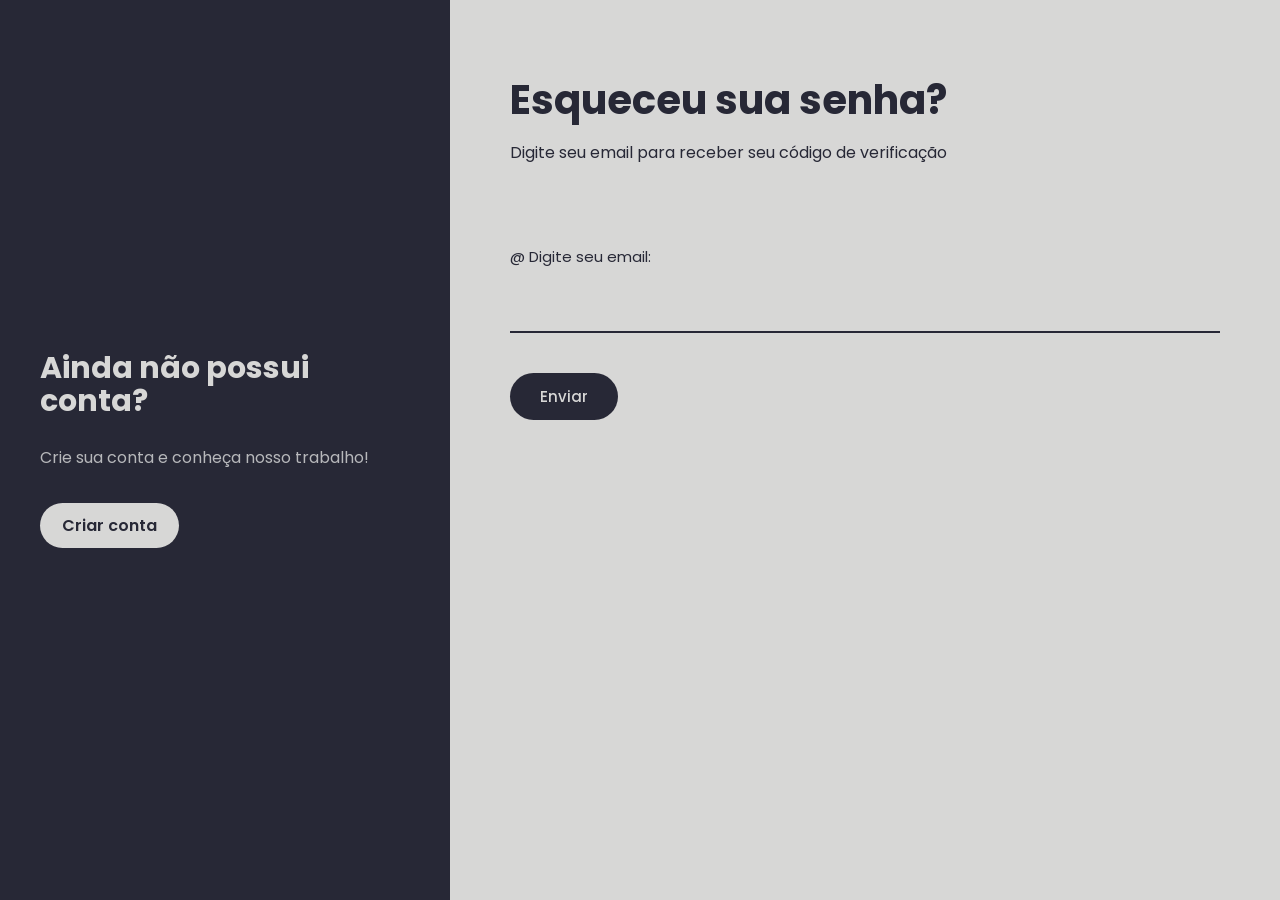
<file: rec_email.html>
<!DOCTYPE html>
<html lang="en">
<head>
  <meta charset="UTF-8" />
  <meta name="viewport" content="width=device-width, initial-scale=1.0" />
  <title>Rafael Lima Fotografia - Login</title>

  <link rel="preconnect" href="https://fonts.googleapis.com">
  <link rel="preconnect" href="https://fonts.gstatic.com" crossorigin>
  <link href="https://fonts.googleapis.com/css2?family=Poppins:wght@300;400;500;600;700&display=swap" rel="stylesheet">
  <link rel="stylesheet" href="style.css">
</head>
<body>
    <section class="login-section">
    <div class="login-card">

        <!-- lado esquerdo -->

        <div class="login-left">
            <h2 class="login-left-titulo">
                Ainda não possui conta?
            </h2>

            <p class="login-left-texto">
                Crie sua conta e conheça nosso trabalho!
            </p>

            <a href="criar.html" class="login-criar-btn">
                Criar conta
            </a>
        </div>

        <!-- lado direito -->

        <div class="login-right">
            <h1 class="login-titulo">
                Esqueceu sua senha?
            </h1>

            <p class="para">Digite seu email para receber seu código de verificação</p>

            <form class="login-form">
                <div class="login-grupo">
                    <label for="login-senha">
                        @ Digite seu email:
                    </label>
                    <input  type="password"  id="login-senha" required>
                </div>

                <div class="login-bottom">
                    <a href="rec_senha.html" class="login-btn">
                        Enviar
                    </a>
                </div>

            </form>
        </div>
    </div>
</section>
</body>
</html>
</file>
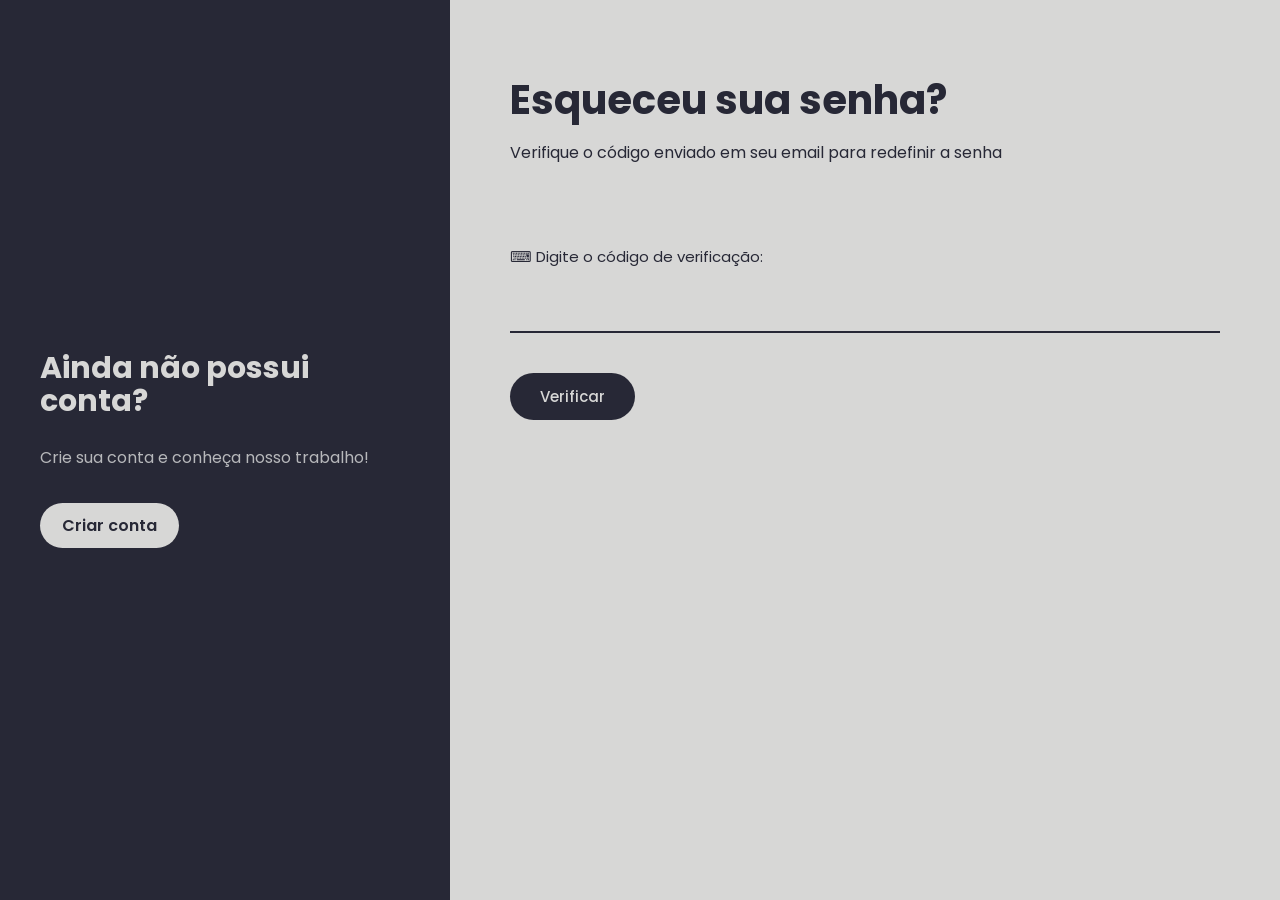
<file: rec_senha.html>
<!DOCTYPE html>
<html lang="en">
<head>
  <meta charset="UTF-8" />
  <meta name="viewport" content="width=device-width, initial-scale=1.0" />
  <title>Rafael Lima Fotografia - Login</title>

  <link rel="preconnect" href="https://fonts.googleapis.com">
  <link rel="preconnect" href="https://fonts.gstatic.com" crossorigin>
  <link href="https://fonts.googleapis.com/css2?family=Poppins:wght@300;400;500;600;700&display=swap" rel="stylesheet">
  <link rel="stylesheet" href="style.css">
</head>
<body>
    <section class="login-section">
    <div class="login-card">

        <!-- lado esquerdo -->

        <div class="login-left">
            <h2 class="login-left-titulo">
                Ainda não possui conta?
            </h2>

            <p class="login-left-texto">
                Crie sua conta e conheça nosso trabalho!
            </p>

            <a href="criar.html" class="login-criar-btn">
                Criar conta
            </a>
        </div>

        <!-- lado direito -->

        <div class="login-right">
            <h1 class="login-titulo">
                Esqueceu sua senha?
            </h1>

            <p class="para">Verifique o código enviado em seu email para redefinir a senha</p>

            <form class="login-form">
                <div class="login-grupo">
                    <label for="login-senha">
                        ⌨ Digite o código de verificação:
                    </label>
                    <input  type="password"  id="login-senha" required>
                </div>

                <div class="login-bottom">
                    <a href="redefinir.html" class="login-btn">
                        Verificar
                    </a>
                </div>

            </form>
        </div>
    </div>
</section>
</body>
</html>
</file>
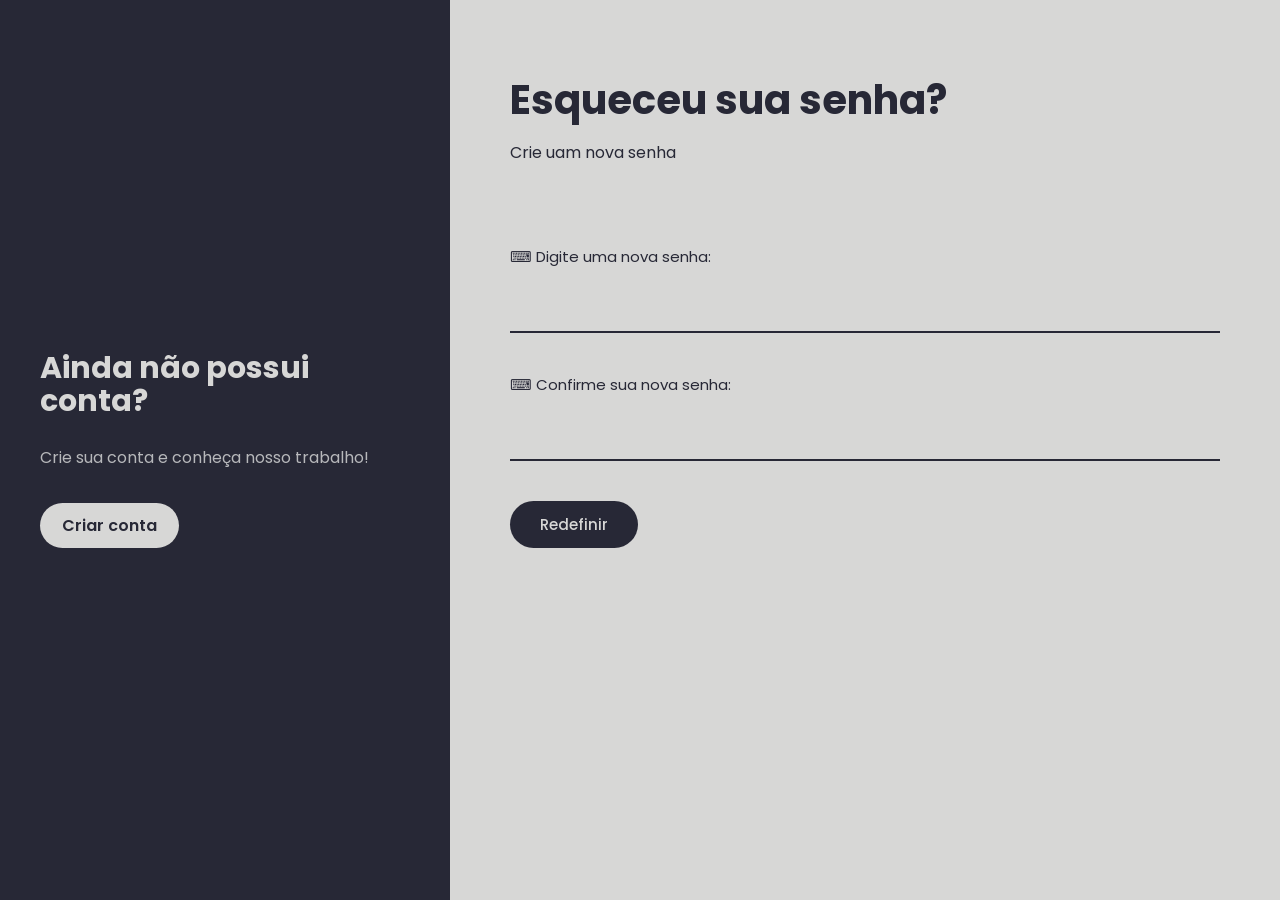
<file: redefinir.html>
<!DOCTYPE html>
<html lang="en">
<head>
  <meta charset="UTF-8" />
  <meta name="viewport" content="width=device-width, initial-scale=1.0" />
  <title>Rafael Lima Fotografia - Login</title>

  <link rel="preconnect" href="https://fonts.googleapis.com">
  <link rel="preconnect" href="https://fonts.gstatic.com" crossorigin>
  <link href="https://fonts.googleapis.com/css2?family=Poppins:wght@300;400;500;600;700&display=swap" rel="stylesheet">
  <link rel="stylesheet" href="style.css">
</head>
<body>
    <section class="login-section">
    <div class="login-card">

        <!-- lado esquerdo -->

        <div class="login-left">
            <h2 class="login-left-titulo">
                Ainda não possui conta?
            </h2>

            <p class="login-left-texto">
                Crie sua conta e conheça nosso trabalho!
            </p>

            <a href="criar.html" class="login-criar-btn">
                Criar conta
            </a>
        </div>

        <!-- lado direito -->

        <div class="login-right">
            <h1 class="login-titulo">
                Esqueceu sua senha?
            </h1>

             <p class="para">Crie uam nova senha</p>

            <form class="login-form">
                <div class="login-grupo">
                    <label for="login-email">
                        ⌨ Digite uma nova senha:
                    </label>
                    <input type="email" id="login-email" required>
                </div>

                <div class="login-grupo">
                    <label for="login-senha">
                        ⌨ Confirme sua nova senha:
                    </label>
                    <input  type="password"  id="login-senha" required>
                </div>

                <div class="login-bottom">
                
                    <a href="login.html" class="login-btn">
                        Redefinir
                    </a>
                </div>

            </form>
        </div>
    </div>
</section>
</body>
</html>
</file>
<file: style.css>
*{
    margin:0;
    padding:0;
    box-sizing:border-box;
    font-family:'Poppins', sans-serif;
}

body{
    background:#D7D7D6;
    color:#272836;
}

html{
    scroll-behavior: smooth;
  }
  
:target{
    scroll-margin-top: 100px;
}

img{
    width:100%;
    display:block;
}

a{
    text-decoration:none;
}

.container{
    width:90%;
    max-width:1200px;
    margin:auto;
}


/* MENU */

.navbar{
    background:#272836;
    padding:15px 25px;
    border-radius:50px;
    position:absolute !important;
    top:20px;
    left:50%;
    transform:translateX(-50%);
    width:90%;
    max-width:1200px;
    display:flex;
    justify-content:space-between;
    align-items:center;
    z-index:10;
}

.logo{
    color:#D7D7D6;
    font-size:24px;
    font-weight:700;
}

.menu{
    display:flex;
    gap:30px;
    align-items:center;
}

.menu a{
    color:#D7D7D6;
    font-size:14px;
    transition:.3s;
}

.menu a:hover{
    opacity:.7;
}

.btn-menu{
    background:#D7D7D6;
    color:#272836 !important;
    padding:10px 22px;
    border-radius:30px;
    font-weight:700;
}

/* banner */

.banner{
    position: relative;
    width: 100%;
    height: 100vh;
    overflow: hidden;
}

.banner img{
    width: 100%;
    height: 100%;
    object-fit: cover;
    opacity: 0.8;
}

.banner-text{
    position:absolute;
    text-align: center;
    top: 80%;
    left: 50%;
    transform: translate(-50%, -50%);


}

.banner-text h1{
    font-size:64px;
    line-height:1.1;
    font-weight:700;
    max-width:600px;
}

/* SOBRE */

.about{
    padding:120px 0;
}

.about-content{
    display:flex;
    align-items:center;
    justify-content:space-between;
    gap:60px;
}

.about-text{
    flex:1;
}

.section-title{
    font-size:38px;
    margin-bottom:25px;
    margin-top: 20px;
}

.about-text p{
    color:#595D66;
    line-height:1.9;
    font-size:16px;
}

.about-image{
    height:450px;
    overflow:hidden;
    border-radius:25px;
}

.about-image img{
    height:100%;
}


 /* REDES */

.socials{
    padding-bottom:120px;
}

.social-grid{
    display:grid;
    grid-template-columns:repeat(2, 1fr);
    gap:50px;
    margin-top:40px;
    text-align: center;
}

.social-card{
    background:#272836;
    padding:20px;
    border-radius:25px;

}

.nome-redes{
    display: flex;
    align-items: center;
    justify-content: center; 
    gap: 10px;
    color: #D7D7D6;
}

.titulo-redes{
    margin: 0;
}

.social-card2{
    margin-top: 5px;
}
.social-card2 img{
    border-radius: 25px;
    width: 90%;
    margin-right: auto;
    margin-left: auto;
}

.icon-social{
    width: 25px;
}

.btn-perfil{
    background-color: #D7D7D6;
    color: #272836;
    padding: 10px 18px;
    border-radius: 25px;
}

.div-btn-perfil{
    margin-top: 20px;
}

/* PORTFOLIO */

.marginport{
    margin-top: 120px;
}

.portfolio{
    padding-bottom:120px;
}

.portfolio-grid{
    display:grid;
    grid-template-columns:repeat(3, 1fr);
    gap:100px;
    margin-top:40px;
}

.portfolio-card{
    position:relative;
    overflow:hidden;
    border-radius:25px;
    height:420px;
    cursor:pointer;
}

.portfolio-card img{
    height:100%;
    object-fit:cover;
    transition:.4s;
    filter:brightness(70%);
}

.portfolio-card:hover img{
    transform:scale(1.05);
}

.portfolio-card h3{
    position:absolute;
    bottom: 25px;
    left:25px;
    color:#D7D7D6;
    font-size:28px;
}

/* DEPOIMENTOS */

.depoimentos{
    background:#595D66;
    padding:60px 0;
}

.depoimentos-grid{
    margin-top:40px;
    display:grid;
    grid-template-columns:repeat(4, 1fr);
    gap:20px;
}

.depoimentos-card{
    background:#D7D7D6;
    padding:25px;
    border-radius:20px;
}

.stars{
    color:#595D66;
    margin-bottom:15px;
}

.depoimentos-card p{
    font-size:14px;
    line-height:1.7;
}


/* FOOTER */

footer{
    background:#272836;
    padding:100px 0;
    margin-top: 150px;
}

.footer-content{
    display:flex;
    justify-content:space-between;
    gap:60px;
}

.footer-left{
    flex:1;
}

.footer-left h2{
    color:#B7B8BB;
    font-size:42px;
    margin-bottom:15px;
}

.footer-left h3{
    color: #B7B8BB;
}

.footer-left p{
    color:#B7B8BB;
    margin-bottom:30px;
    max-width:400px;
    line-height:1.8;
}

.pfooter{
    margin-top: 30px;
}

.footer-info{
    margin-top:40px;
}

.footer-info h4{
    color:#B7B8BB;
    margin-bottom:5px;
}

.footer-info span{
    color:#B7B8BB;
    display:block;
    margin-bottom:20px;
}


.footer-form{
    flex:1;
    background:#B7B8BB;
    padding:40px;
    border-radius:25px;
}

.input-group{
    display:flex;
    align-items:center;
    gap:12px;
    margin-bottom:25px;
    border-bottom:2px solid #272836;
}

.textarea-group{
    align-items:flex-start;
}

.textarea-group .icons-form{
    margin-top:12px;
}

.icons-form{
    width:15px;
    height:15px;
}

.input-group input,
.input-group textarea{
    width:100%;
    border:none;
    background:transparent;
    padding:12px 0;
    outline:none;
    color:#272836;
    resize:none;
}

.footer-form button{
    width:120px;
    float: inline-end;
    border:none;
    background:#272836;
    color:#D7D7D6;
    padding:16px;
    border-radius:30px;
    cursor:pointer;
    font-weight:600;
    transition:.3s;
}

.footer-form button:hover{
    opacity:.9;
}

.icon-btn-form{
    width: 18px;
    float: right;
}

/* botao de voltar ao topo */
.btn-back-to-top{
    background-color: #272836;
    border-radius: 50%;
    width: 50px;
    height: 50px;
    position: fixed;
    bottom: 50px;
    right: 50px;
    cursor: pointer;
    display: none;
    justify-content: center;
    align-items: center;
}

.btn-back-to-top:hover{
    background-color: #595D66;
}
.back-to-top-visible{
    display: flex;
}

/* HOME APOS LOGIN */
.pacotes-section{
    padding:120px 0;
}

.pacotes-titulo{
    text-align:center;
    font-size:30px;
    margin-bottom:20px;
    margin-top:80px;
    color:#272836;
}

.pacotes-grid{
    display:grid;
    grid-template-columns:repeat(auto-fit, minmax(260px, 1fr));
    gap: 25px;
}

.pacotes-card{
    background:#272836;
    color:#D7D7D6;
    padding:25px;
    border-radius:25px;
}

.pacotes-card-titulo{
    font-size:22px;
    margin-bottom:12px;
}

.pacotes-card-texto{
    font-size:15px;
    line-height:1.6;
    margin-bottom:20px;
    color:#B7B8BB;
}

.pacotes-lista{
    padding-left:18px;
}

.pacotes-lista li{
    margin-bottom:10px;
    line-height:1.5;
}

.pacotes-card-destaque{
    border:3px solid #4C8DFF;
}


/* parte do botão pra contato personalizado */
.personalizado-section{
    padding:80px 0;
}

.personalizado-box{
    background:#D7D7D6;
    border-radius:20px;
}

.personalizado-titulo{
    font-size:35px;
    color:#272836;
    margin-bottom:10px;
}

.personalizado-texto{
    font-size:18px;
    color:#595D66;
    margin-bottom:25px;
}

.personalizado-btn{
    display:inline-block;
    background:#272836;
    color:#D7D7D6;
    padding:12px 24px;
    border-radius:30px;
    font-weight:600;
    transition:.3s;
}

.personalizado-btn:hover{
    opacity:.85;
}

@media(max-width:700px){

    .personalizado-box{
        padding:30px 25px;
    }

    .personalizado-titulo{
        font-size:28px;
    }

    .personalizado-texto{
        font-size:16px;
    }

}

@media(max-width:700px){

    .pacotes-titulo{
        font-size:30px;
    }

    .pacotes-card{
        padding:22px;
    }

}




/* RESPONSIVO */

@media(max-width: 1000px){

    .about-content,
    .footer-content{
    flex-direction:column;
    }

    .depoimentos-grid{
    grid-template-columns:repeat(2, 1fr);
    }

    .portfolio-grid{
    grid-template-columns:1fr;
    }

    .banner-text h1{
    font-size:48px;
    }

    .banner{
        height:100%;
    }

}

@media(max-width: 700px){

    .social-grid,
    .depoimentos-grid{
    grid-template-columns:1fr;
    }

    .banner{
    height:100%;
    }

    .banner-text{
        bottom:30px;
    }

    .banner-text h1{
    font-size:30px;
    }

    .section-title{
    font-size:30px;
    }

}


@media(max-width: 450px){
    .banner-text h1{
        font-size: 20px;
    }
}

/* MENU RESPONSIVO */

.menu-toggle{
    display:none;
    flex-direction:column;
    cursor:pointer;
    gap:5px;
}

.menu-toggle span{
    width:28px;
    height:3px;
    background:#D7D7D6;
    border-radius:5px;
    transition:0.3s;
}

/* RESPONSIVO */

@media(max-width: 900px){

    .navbar{
        position:relative;
        overflow: visible;
    }

    .menu-toggle{
        display:flex;
    }

    .menu{
        position:absolute;
        top:90px;

        left:50%;
        transform:translateX(-50%);

        width:90%;
        background:#272836;

        border-radius:25px;
        padding:30px;

        display:none;
        flex-direction:column;
        align-items:center;
        gap:20px;

        z-index:999;
    }

    .menu.active{
        display:flex;
    }

    .banner{
        height:100%;
        overflow: visible;
    }

}

/* PORTFÓLIOS - GALERIAS */

.bannerport{
  position: relative;
  height: 900px;
  overflow: hidden;
}

.overlay{
  position: absolute;
  inset: 0;

  /* fade pra baixo */
  background:
    linear-gradient(
      to bottom,
      rgba(217, 217, 217, 0),
      rgba(217, 217, 217, 0.5),
      rgba(217, 217, 217, 1)
    );
}

.contentport{
  position: relative;
  z-index: 2;

  height: 100%;

  display: flex;
  flex-direction: column;
  align-items: center;
  justify-content: center;

  color: #272836;
}

.contentport h1{
  font-size: 90px;
  font-weight: 700;
}

.contentport p{
    font-size: 40px;
    font-weight: 700;
}

.text-center{
    text-align: center;
    margin-bottom: 30px;
}

/* planos de fundo*/
.bpcasamento{
  background:
    url("img/casamento/banner-casamento.jpg") center/cover no-repeat;
}

.bpeventos{
    background: 
    url("img/eventos/banner-eventos.jpg") center/cover no-repeat;
}

.bpensaios{
    background: 
    url("img/ensaios/banner-ensaios.jpg") center/cover no-repeat;
}

.bpgaleria{
    background: 
    url("img/galeriapessoal/banner-galeria.jpg") center/cover no-repeat;
}

/*galeria*/

.row{
    display: flex;
    flex-flow: row wrap;
    margin-left: auto;
    margin-right: auto;
}

.col-4{
    width: calc(100% / 3);
}

.col-4 img{
    width: 90%;
    margin-left: auto;
    margin-right: auto;
    margin-bottom: 40px;
}    

/* pacotes */

.pacotes{
    background:#595D66;
    color:#D7D7D6;
    padding:30px;
    display:flex;
    justify-content:space-between;
    gap:30px;
    border-radius:2px;
}

.pacote{
    flex:1;
}

.pacote h2{
    margin-bottom:10px;
    font-weight:700;
}

.pacote p{
    font-size:16px;
    color: #D7D7D6;
    margin-bottom:15px;
    line-height:1.5;
}

.pacote ul{
    padding-left:20px;
}

.pacote li{
    margin-bottom:8px;
    color:#D7D7D6;
    line-height:1.5;
}

.linha{
    width:1px;
    background:#D7D7D6;
}

.personalizar{
    margin-top: 50px;
}

.pers-title{
    font-size: 28px;
}

.persp{
    font-size: 16px;
    margin-bottom: 15px;
}

.btn-pers{
    background-color: #272836;
    color: #D7D7D6;
    padding: 10px 15px;
    border-radius: 25px;
    font-weight: 700;
}


/* RESPONSIVO PORTIFÓLIO */

@media(max-width:900px){

    .pacotes{
        gap:20px;
    }

    .pacote h2{
        font-size:1.2rem;
    }

}


@media(max-width:850px){

    .pacotes{
        flex-direction:column;
    }

    .linha{
        width:100%;
        height:1px;
    }

    .pacote{
        width:100%;
    }

    .pacote h2{
        font-size:1.3rem;
    }

    .pacote p,
    .pacote li{
        font-size:0.95rem;
    }

}

@media(max-width:900px){

    .col-4 img{
        margin-bottom: 20px;
    }

}

@media(max-width:700px){

    .col-4{
        width:100%;
    }

}

@media(max-width:480px){

    body{
        padding:10px;
    }

    .pacotes{
        padding:20px;
    }

    .pacote h2{
        font-size:1.1rem;
    }

    .pacote p,
    .pacote li{
        font-size:0.9rem;
    }

}

/* parte do perfil */
.perfil-section{
    padding:80px 0;
    margin: 55px;
}

.perfil-card{
    background:#B7B8BB;
    border-radius:25px;
    padding:40px;

    display:flex;
    align-items:center;
    justify-content:space-between;
    gap:40px;
}

.perfil-foto{
    width:170px;
    height:170px;
    border-radius:50%;
    overflow:hidden;
    border:2px solid #272836;

    flex-shrink:0;
}

.perfil-foto img{
    width:100%;
    height:100%;
    object-fit:cover;
}

.perfil-info{
    flex:1;
}

.perfil-nome{
    font-size:42px;
    color:#272836;
    margin-bottom:25px;
}

.perfil-item{
    margin-bottom:20px;
}

.perfil-item h3{
    font-size:28px;
    color:#272836;
    margin-bottom:5px;
}

.perfil-item p,
.perfil-item a{
    font-size:20px;
    color:#595D66;
}

.perfil-acoes{
    display:flex;
    flex-direction:column;
    gap:15px;
}

.perfil-btn{
    background-color: #B7B8BB !important;
    border:2px solid #272836;
    color:#272836;

    padding:12px 24px;
    border-radius:10px;

    text-align:center;
    font-size:18px;
    transition:.3s;
}

.perfil-btn:hover{
    background:#272836;
    color:#D7D7D6;
}

@media(max-width:900px){

    .perfil-card{
        flex-direction:column;
        text-align:center;
    }

    .perfil-acoes{
        width:100%;
    }

}

@media(max-width:600px){

    .perfil-card{
        padding:30px 20px;
    }

    .perfil-nome{
        font-size:30px;
    }

    .perfil-item h3{
        font-size:22px;
    }

    .perfil-item p,
    .perfil-item a{
        font-size:16px;
    }

}

/* agendamento perfil */
.agendamento-section{
    padding:80px 0;
}

.agendamento-container{
    background:#B7B8BB;
    border-radius:25px;
    padding:50px;
}

.agendamento-titulo{
    font-size:52px;
    color:#272836;
    margin-bottom:50px;
}

.agendamento-form{
    display:grid;
    grid-template-columns:1fr 1fr;
    gap:60px;
}

.agendamento-coluna{
    display:flex;
    flex-direction:column;
    gap:35px;
}

.agendamento-grupo{
    display:flex;
    flex-direction:column;
}

.agendamento-grupo label{
    font-size:20px;
    font-weight:600;
    color:#272836;
    margin-bottom:15px;
}

.agendamento-grupo span{
    font-weight:400;
}

.agendamento-grupo input[type="text"],
.agendamento-grupo input[type="email"],
.agendamento-grupo input[type="tel"],
.agendamento-grupo input[type="date"],
.agendamento-grupo textarea{
    border:none;
    border-bottom:2px solid #272836;
    background:transparent;
    padding:10px 0;
    outline:none;
    font-size:18px;
    color:#272836;
}

.agendamento-grupo textarea{
    resize:none;
    height:80px;
}

.agendamento-opcoes{
    display:flex;
    flex-direction:column;
    gap:12px;
}

.agendamento-radio{
    display:flex;
    align-items:center;
    gap:12px;
    font-size:20px !important;
    font-weight:400 !important;
    margin-bottom:0 !important;
}

.agendamento-radio input{
    width:20px;
    height:20px;
    cursor:pointer;
}

.agendamento-btn{
    width:170px;
    height:60px;

    border:none;
    border-radius:40px;

    background:#272836;
    color:#D7D7D6;

    font-size:22px;
    font-weight:600;

    cursor:pointer;
    transition:.3s;

    margin-top:10px;
    align-self:flex-end;
}

.agendamento-btn:hover{
    opacity:.85;
}

.agendamento-aviso{
    text-align:center;
    margin-top:50px;
    color:#272836;
    font-size:18px;
}

@media(max-width:1000px){

    .agendamento-form{
        grid-template-columns:1fr;
    }

}

@media(max-width:700px){

    .agendamento-container{
        padding:30px 25px;
    }

    .agendamento-titulo{
        font-size:34px;
    }

    .agendamento-grupo label{
        font-size:22px;
    }

    .agendamento-radio{
        font-size:16px !important;
    }

    .agendamento-btn{
        width:100%;
    }

}


/* modal editar perfil */

.modal-editar{
    position:fixed;
    inset:0;
    background:rgba(0,0,0,.5);
    display:none;
    align-items:center;
    justify-content:center;
    padding:40px 20px;
    z-index:9999;

}

.modal-editar.ativo{
    display:flex;
}

.modal-box{
    width:100%;
    max-width:800px;
    background:#D7D7D6;
    border-radius:25px;
    padding:30px;
    position:relative;
    max-height:95vh;
    overflow-y:auto;
}


.modal-titulo{
    font-size:30px;
    color:#272836;
    margin-bottom:50px;
}

.modal-conteudo{
    display:flex;
    gap:20px;
    align-items:center;
}

.modal-foto-area{
    display:flex;
    flex-direction:column;
    align-items:center;
    gap:30px;
}

.modal-foto{
    width:220px;
    height:220px;

    border-radius:50%;
    overflow:hidden;

    border:2px solid #272836;
}

.modal-foto img{
    width:100%;
    height:100%;
    object-fit:cover;
}

.trocar-foto{
    cursor:pointer;
    color:#272836;
}

.modal-form{
    flex:1;
}

.modal-input{
    margin-bottom:40px;
}

.modal-input label{
    display:block;

    font-size:20px;
    font-weight:600;
    margin-bottom:10px;
    color:#272836;
}

.modal-input input{
    width:100%;
    border:none;
    border-bottom:2px solid #272836;
    background:transparent;
    padding:7px 0;
    font-size:18px;
    outline:none;
}

.modal-botoes{
    display:flex;
    justify-content:flex-end;
    gap:25px;
}

.modal-botoes button{
    border:none;

    background:#272836;
    color:#D7D7D6;

    padding:14px 35px;

    border-radius:30px;

    font-size:20px;
    cursor:pointer;
}

@media(max-width:900px){

    .modal-conteudo{
        flex-direction:column;
    }

    .modal-titulo{
        font-size:40px;
    }

}

@media(max-width:600px){

    .modal-box{
        padding:30px 20px;
    }

    .modal-titulo{
        font-size:30px;
    }

    .modal-input label{
        font-size:20px;
    }

    .modal-input input{
        font-size:18px;
    }

    .modal-botoes{
        flex-direction:column;
    }

}


/* login */
/* LOGIN */

.login-section{
    min-height:100vh;
    display:flex;
    justify-content:center;
    align-items:center;
    padding:0px;
}

.login-card{
    width:100%;
    min-height:100vh;
    display:grid;
    grid-template-columns:450px 1fr;
}

.login-left{
    background:#272836;
    color:#D7D7D6;
    padding:60px 40px;
    display:flex;
    flex-direction:column;
    justify-content:center;
    height:100%;
}

.login-left-titulo{
    font-size:30px;
    line-height:1.1;
    margin-bottom:25px;
}

.login-left-texto{
    color:#B7B8BB;
    line-height:1.9;
    margin-bottom:30px;
}

.login-criar-btn{
    width:fit-content;
    background:#D7D7D6;
    color:#272836;
    padding:10px 22px;
    border-radius:25px;
    font-weight:600;
    transition:.3s;
}

.login-criar-btn:hover{
    opacity:.85;
}

.login-right{
    background:#D7D7D6;
    padding:70px 60px;
}

.login-titulo{
    font-size:40px;
    color:#272836;
    margin-bottom:60px;
}

.login-form{
    display:flex;
    flex-direction:column;
    gap:40px;
}

.login-grupo{
    display:flex;
    flex-direction:column;
}

.login-grupo label{
    font-size:15px;
    color:#272836;
    margin-bottom:12px;
}

.login-grupo input{
    border:none;
    border-bottom:2px solid #272836;
    background:transparent;
    padding:12px 0;
    outline:none;
    font-size:18px;
    color:#272836;
}

.login-bottom{
    display:flex;
    justify-content:space-between;
    align-items:center;
    gap:20px;
}

.login-esqueceu{
    font-size:14px;
    color:#595D66;
}

.login-btn{
    border:none;
    background:#272836;
    color:#D7D7D6;
    padding:12px 30px;
    border-radius:30px;
    font-size:15px;
    font-weight:500;
    cursor:pointer;
    transition:.3s;
}

.login-btn:hover{
    opacity:.85;
}

.para{
    margin-top: -50px;
    margin-bottom: 80px;
}

/* RESPONSIVO */

@media(max-width:850px){

    .login-card{
        grid-template-columns:1fr;
    }

    .login-left,
    .login-right{
        padding:50px 30px;
    }

    .login-left-titulo{
        font-size:36px;
    }

    .login-titulo{
        font-size:40px;
        margin-bottom:40px;
    }

}

@media(max-width:600px){

    .login-bottom{
        flex-direction:column;
        align-items:flex-start;
    }

    .login-btn{
        width:100%;
    }

}

.salvar-btn{
    display:inline-block;
    background:#272836;
    color:#D7D7D6;
    padding:12px 24px;
    border-radius:30px;
    font-weight:600;
    transition:.3s;
}

.div-salvar-btn{
    display: flex;
    justify-content: center;
    align-items: center;
}
</file>
